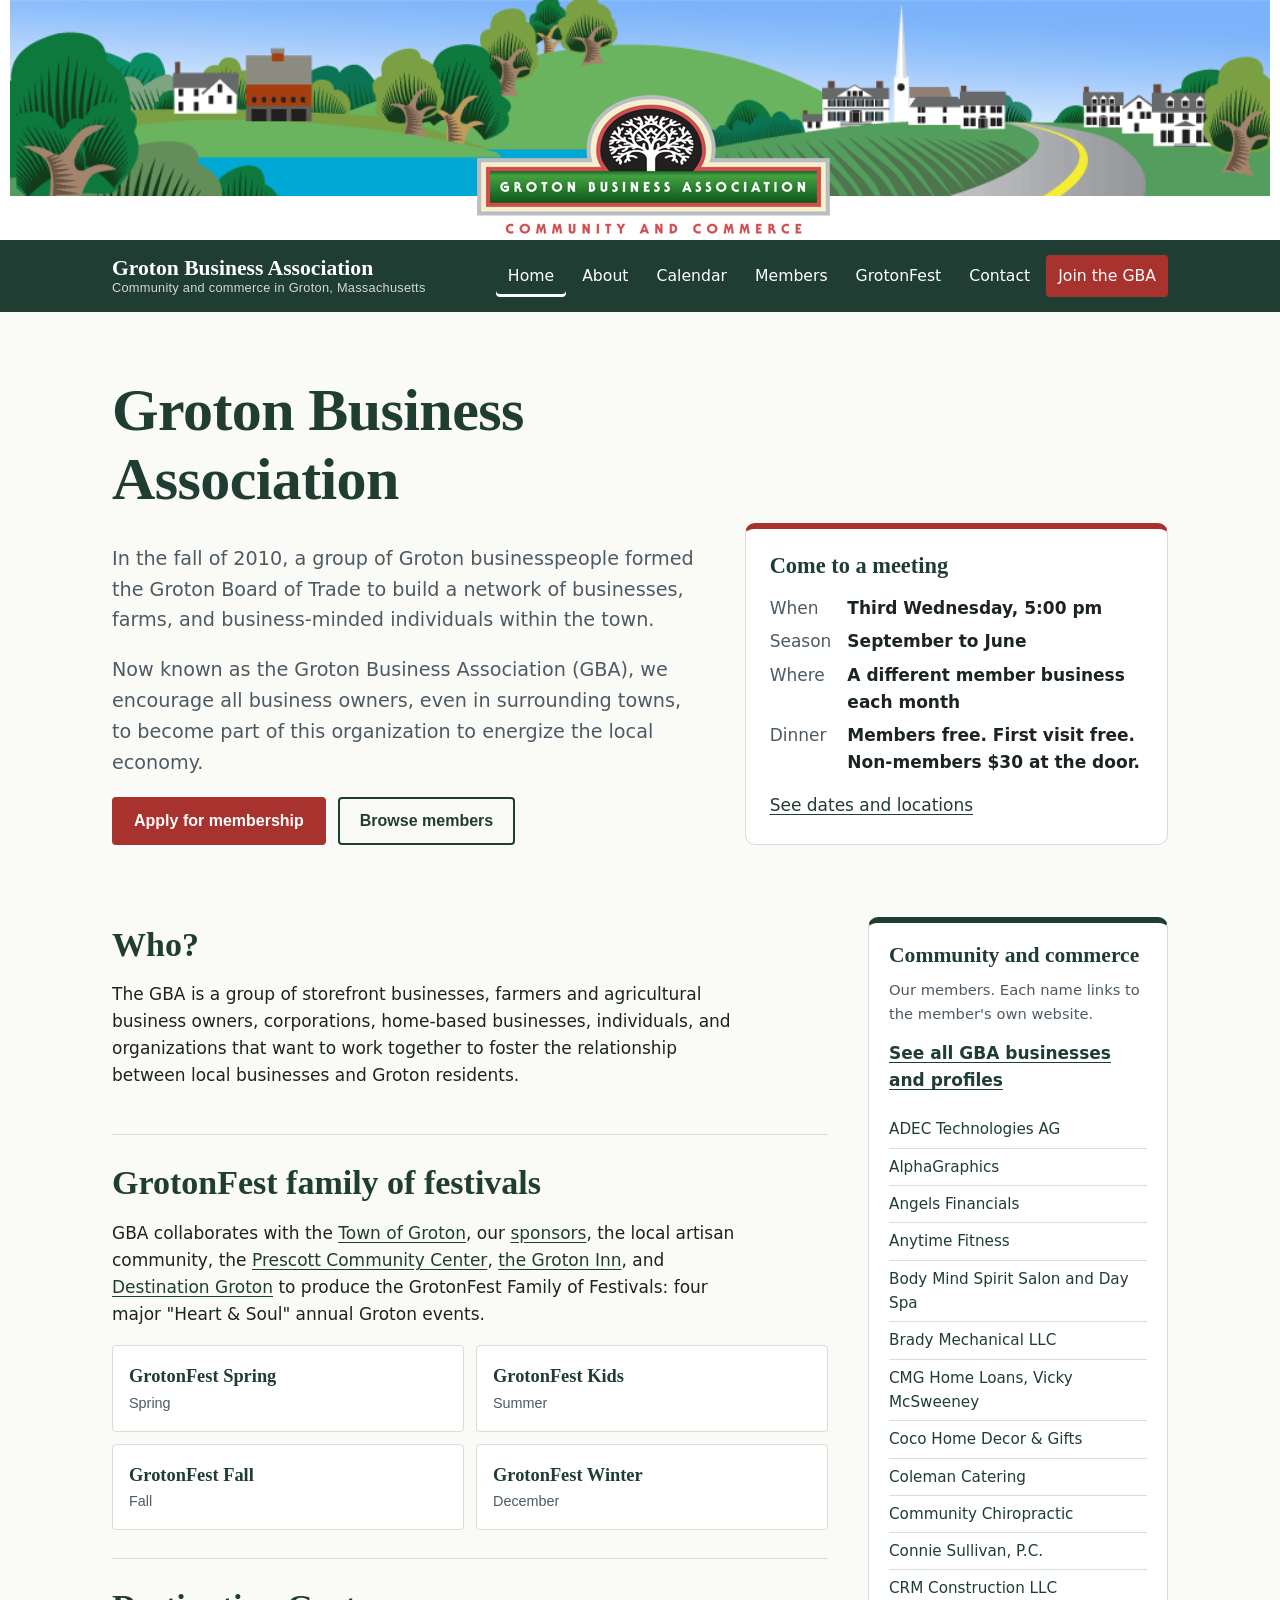
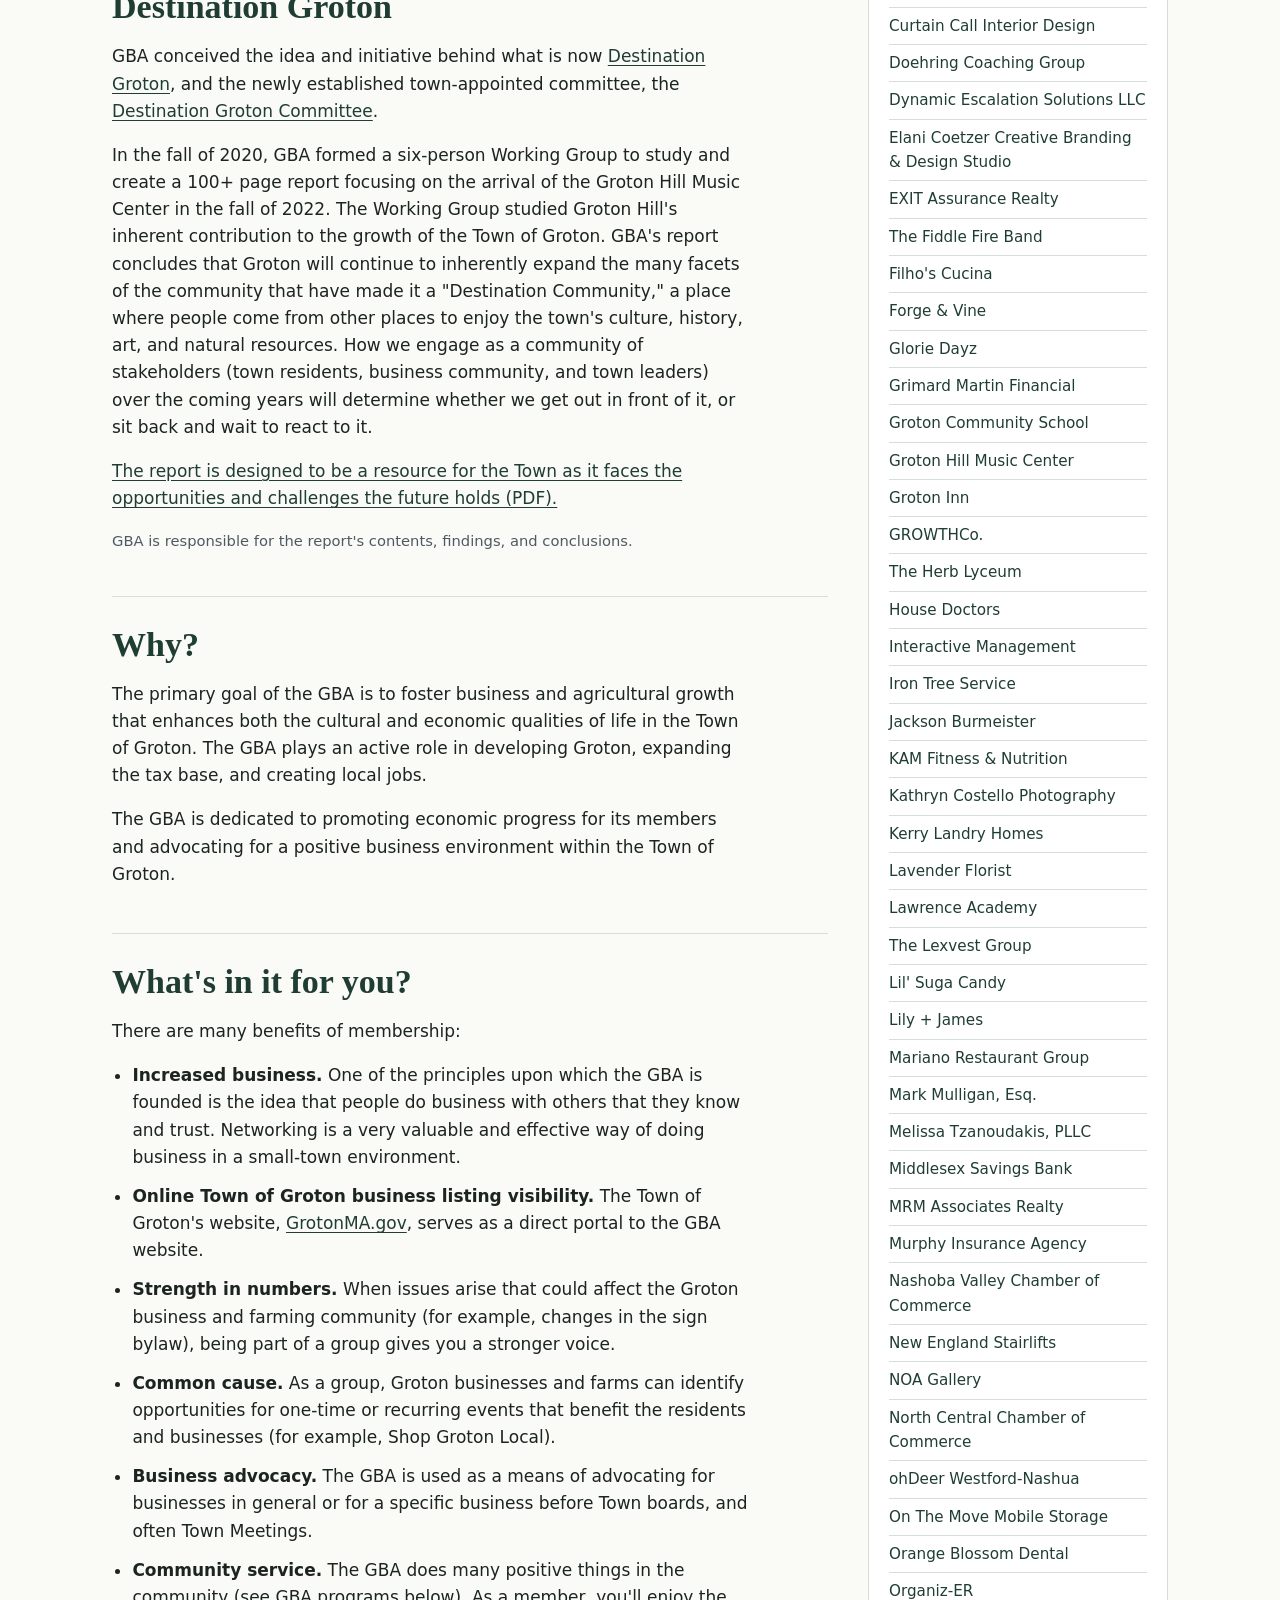
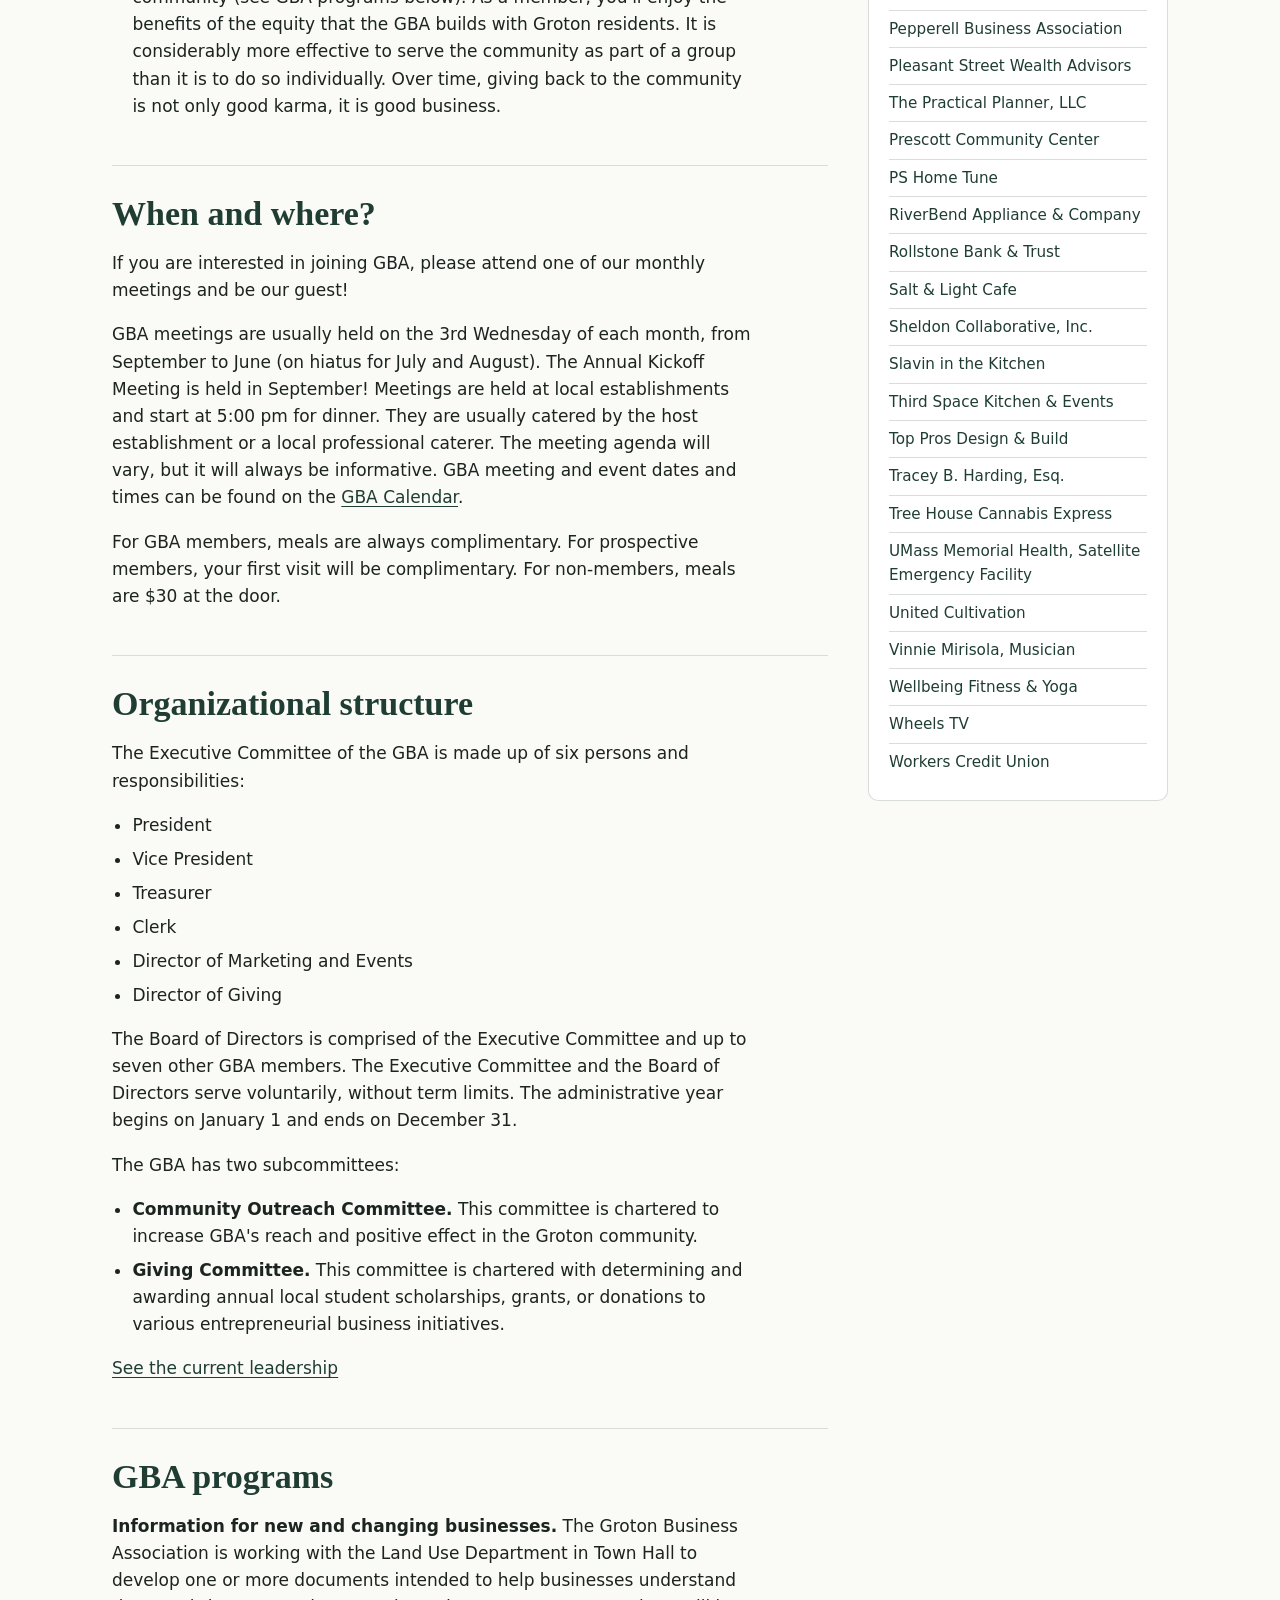
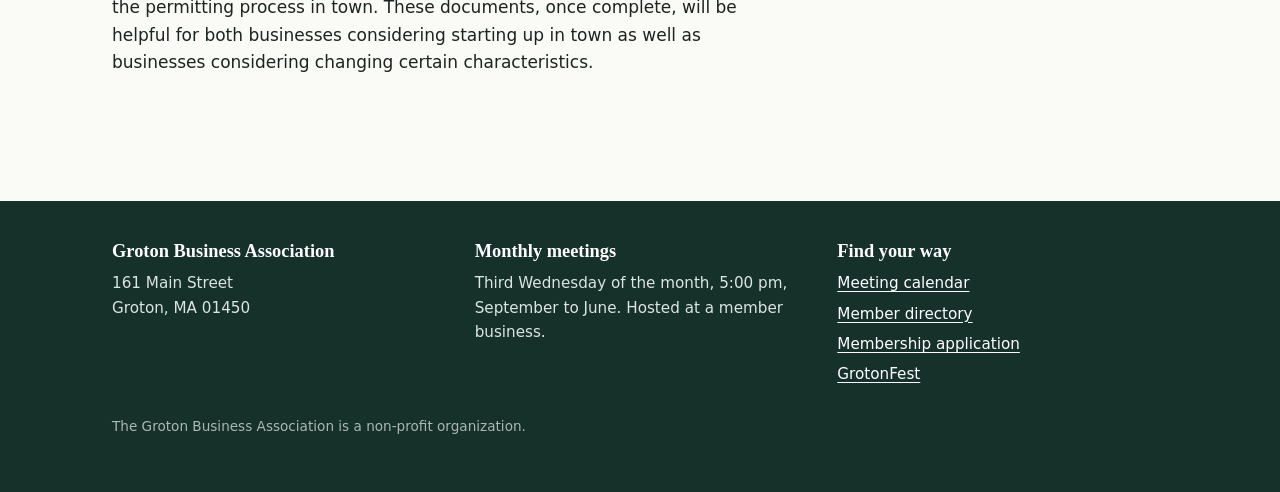
<file: site/index.html>
<!doctype html>
<html lang="en">
<head>
  <meta charset="utf-8">
  <meta http-equiv="Content-Security-Policy" content="default-src 'self'; script-src 'self'; style-src 'self' https://fonts.googleapis.com; font-src https://fonts.gstatic.com; img-src 'self' data:; frame-src https://calendar.google.com; connect-src 'self'; form-action 'self'; base-uri 'self'; object-src 'none'">
  <meta name="viewport" content="width=device-width, initial-scale=1">
  <title>Groton Business Association</title>
  <meta name="description" content="The Groton Business Association connects Groton-area businesses, farms, and organizations. Monthly meetings, the GrotonFest festivals, Destination Groton, and a member directory.">
  <meta name="robots" content="noindex, nofollow">
  <link rel="icon" href="assets/favicon.svg" type="image/svg+xml">
  <link rel="stylesheet" href="assets/style.css">
  <script src="assets/site.js" defer></script>
</head>
<body>
  <a class="skip" href="#main">Skip to content</a>
  <a class="banner" href="index.html" aria-label="Groton Business Association home">
    <img src="assets/gba-banner.png" width="1260" height="240" alt="Groton Business Association, Community and Commerce. An illustration of Groton with farms, a church steeple, and a winding road.">
  </a>
  <header class="site-header">
    <div class="wrap">
      <a class="brand" href="index.html">Groton Business Association<small>Community and commerce in Groton, Massachusetts</small></a>
      <button class="nav-toggle" aria-expanded="false" aria-controls="site-nav">Menu</button>
      <nav id="site-nav" class="site-nav" aria-label="Main">
        <ul>
        <li><a href="index.html" aria-current="page">Home</a></li>
        <li><a href="about.html">About</a></li>
        <li><a href="calendar.html">Calendar</a></li>
        <li><a href="members.html">Members</a></li>
        <li><a href="https://www.grotonfest.com" rel="noopener">GrotonFest</a></li>
        <li><a href="contact.html">Contact</a></li>
        <li><a href="join.html" class="nav-join">Join the GBA</a></li>
        </ul>
      </nav>
    </div>
  </header>
  <main id="main">
    <section class="hero">
      <div class="wrap hero-grid">
        <div>
          <h1>Groton Business Association</h1>
          <p class="lede">In the fall of 2010, a group of Groton businesspeople formed the Groton Board of Trade to build a network of businesses, farms, and business-minded individuals within the town.</p>
          <p class="lede">Now known as the Groton Business Association (GBA), we encourage all business owners, even in surrounding towns, to become part of this organization to energize the local economy.</p>
          <div class="actions">
            <a class="btn" href="join.html">Apply for membership</a>
            <a class="btn btn-quiet" href="members.html">Browse members</a>
          </div>
        </div>
        <aside class="table-card" aria-labelledby="meet-h">
          <h2 id="meet-h">Come to a meeting</h2>
          <dl>
            <dt>When</dt><dd>Third Wednesday, 5:00 pm</dd>
            <dt>Season</dt><dd>September to June</dd>
            <dt>Where</dt><dd>A different member business each month</dd>
            <dt>Dinner</dt><dd>Members free. First visit free. Non-members $30 at the door.</dd>
          </dl>
          <a href="calendar.html">See dates and locations</a>
        </aside>
      </div>
    </section>

    <div class="wrap home-grid">
      <div class="home-main">
        <section class="home-block">
          <h2>Who?</h2>
          <p>The GBA is a group of storefront businesses, farmers and agricultural business owners, corporations, home-based businesses, individuals, and organizations that want to work together to foster the relationship between local businesses and Groton residents.</p>
        </section>

        <section class="home-block" id="grotonfest">
          <h2>GrotonFest family of festivals</h2>
          <p>GBA collaborates with the <a href="https://www.grotonma.gov" rel="noopener">Town of Groton</a>, our <a href="https://www.grotonfest.com/oursponsors" rel="noopener">sponsors</a>, the local artisan community, the <a href="https://prescottscc.org/" rel="noopener">Prescott Community Center</a>, <a href="https://www.thegrotoninn.com/" rel="noopener">the Groton Inn</a>, and <a href="https://www.grotonma.gov/government/boards-and-committees/destination-groton-committee/" rel="noopener">Destination Groton</a> to produce the GrotonFest Family of Festivals: four major "Heart &amp; Soul" annual Groton events.</p>
          <ul class="festivals">
            <li><a href="https://www.grotonfest.com/grotonfestspring" rel="noopener">GrotonFest Spring<span>Spring</span></a></li>
            <li><a href="https://www.grotonfest.com/grotonfestskids" rel="noopener">GrotonFest Kids<span>Summer</span></a></li>
            <li><a href="https://www.grotonfest.com/grotonfestfall" rel="noopener">GrotonFest Fall<span>Fall</span></a></li>
            <li><a href="https://www.grotonfest.com/grotonfestwinter" rel="noopener">GrotonFest Winter<span>December</span></a></li>
          </ul>
        </section>

        <section class="home-block">
          <h2>Destination Groton</h2>
          <p>GBA conceived the idea and initiative behind what is now <a href="https://www.grotonma.gov/government/boards-and-committees/destination-groton-committee/" rel="noopener">Destination Groton</a>, and the newly established town-appointed committee, the <a href="https://www.grotonma.gov/government/boards-and-committees/destination-groton-committee/" rel="noopener">Destination Groton Committee</a>.</p>
          <p>In the fall of 2020, GBA formed a six-person Working Group to study and create a 100+ page report focusing on the arrival of the Groton Hill Music Center in the fall of 2022. The Working Group studied Groton Hill's inherent contribution to the growth of the Town of Groton. GBA's report concludes that Groton will continue to inherently expand the many facets of the community that have made it a "Destination Community," a place where people come from other places to enjoy the town's culture, history, art, and natural resources. How we engage as a community of stakeholders (town residents, business community, and town leaders) over the coming years will determine whether we get out in front of it, or sit back and wait to react to it.</p>
          <p><a href="https://portal.grotonma.gov/storage/Destination_Groton_Committee/Destination-Groton-Report.pdf" rel="noopener">The report is designed to be a resource for the Town as it faces the opportunities and challenges the future holds (PDF).</a></p>
          <p class="hint">GBA is responsible for the report's contents, findings, and conclusions.</p>
        </section>

        <section class="home-block">
          <h2>Why?</h2>
          <p>The primary goal of the GBA is to foster business and agricultural growth that enhances both the cultural and economic qualities of life in the Town of Groton. The GBA plays an active role in developing Groton, expanding the tax base, and creating local jobs.</p>
          <p>The GBA is dedicated to promoting economic progress for its members and advocating for a positive business environment within the Town of Groton.</p>
        </section>

        <section class="home-block">
          <h2>What's in it for you?</h2>
          <p>There are many benefits of membership:</p>
          <ul class="benefits">
            <li><strong>Increased business.</strong> One of the principles upon which the GBA is founded is the idea that people do business with others that they know and trust. Networking is a very valuable and effective way of doing business in a small-town environment.</li>
            <li><strong>Online Town of Groton business listing visibility.</strong> The Town of Groton's website, <a href="https://www.grotonma.gov" rel="noopener">GrotonMA.gov</a>, serves as a direct portal to the GBA website.</li>
            <li><strong>Strength in numbers.</strong> When issues arise that could affect the Groton business and farming community (for example, changes in the sign bylaw), being part of a group gives you a stronger voice.</li>
            <li><strong>Common cause.</strong> As a group, Groton businesses and farms can identify opportunities for one-time or recurring events that benefit the residents and businesses (for example, Shop Groton Local).</li>
            <li><strong>Business advocacy.</strong> The GBA is used as a means of advocating for businesses in general or for a specific business before Town boards, and often Town Meetings.</li>
            <li><strong>Community service.</strong> The GBA does many positive things in the community (see GBA programs below). As a member, you'll enjoy the benefits of the equity that the GBA builds with Groton residents. It is considerably more effective to serve the community as part of a group than it is to do so individually. Over time, giving back to the community is not only good karma, it is good business.</li>
          </ul>
        </section>

        <section class="home-block">
          <h2>When and where?</h2>
          <p>If you are interested in joining GBA, please attend one of our monthly meetings and be our guest!</p>
          <p>GBA meetings are usually held on the 3rd Wednesday of each month, from September to June (on hiatus for July and August). The Annual Kickoff Meeting is held in September! Meetings are held at local establishments and start at 5:00 pm for dinner. They are usually catered by the host establishment or a local professional caterer. The meeting agenda will vary, but it will always be informative. GBA meeting and event dates and times can be found on the <a href="calendar.html">GBA Calendar</a>.</p>
          <p>For GBA members, meals are always complimentary. For prospective members, your first visit will be complimentary. For non-members, meals are $30 at the door.</p>
        </section>

        <section class="home-block">
          <h2>Organizational structure</h2>
          <p>The Executive Committee of the GBA is made up of six persons and responsibilities:</p>
          <ul class="plain-list">
            <li>President</li>
            <li>Vice President</li>
            <li>Treasurer</li>
            <li>Clerk</li>
            <li>Director of Marketing and Events</li>
            <li>Director of Giving</li>
          </ul>
          <p>The Board of Directors is comprised of the Executive Committee and up to seven other GBA members. The Executive Committee and the Board of Directors serve voluntarily, without term limits. The administrative year begins on January 1 and ends on December 31.</p>
          <p>The GBA has two subcommittees:</p>
          <ul class="plain-list">
            <li><strong>Community Outreach Committee.</strong> This committee is chartered to increase GBA's reach and positive effect in the Groton community.</li>
            <li><strong>Giving Committee.</strong> This committee is chartered with determining and awarding annual local student scholarships, grants, or donations to various entrepreneurial business initiatives.</li>
          </ul>
          <p><a href="about.html#leadership">See the current leadership</a></p>
        </section>

        <section class="home-block">
          <h2>GBA programs</h2>
          <p><strong>Information for new and changing businesses.</strong> The Groton Business Association is working with the Land Use Department in Town Hall to develop one or more documents intended to help businesses understand the permitting process in town. These documents, once complete, will be helpful for both businesses considering starting up in town as well as businesses considering changing certain characteristics.</p>
        </section>
      </div>

      <aside class="home-side" aria-labelledby="cc-h">
        <h2 id="cc-h">Community and commerce</h2>
        <p class="hint">Our members. Each name links to the member's own website.</p>
        <p><a href="members.html"><strong>See all GBA businesses and profiles</strong></a></p>
        <ul class="member-links">
          <li><a href="http://adec-technologies.com/en/" rel="noopener">ADEC Technologies AG</a></li>
          <li><a href="https://www.alphagraphics.com/us-massachusetts-shirley-us799" rel="noopener">AlphaGraphics</a></li>
          <li><a href="http://AngelsFinancials.com" rel="noopener">Angels Financials</a></li>
          <li><a href="members.html">Anytime Fitness</a></li>
          <li><a href="https://www.bodymindspiritsalonanddayspa.com/" rel="noopener">Body Mind Spirit Salon and Day Spa</a></li>
          <li><a href="https://www.bradyphc.com/" rel="noopener">Brady Mechanical LLC</a></li>
          <li><a href="https://www.cmghomeloans.com/mysite/Vicky-McSweeney" rel="noopener">CMG Home Loans, Vicky McSweeney</a></li>
          <li><a href="https://www.coco-decor.com" rel="noopener">Coco Home Decor &amp; Gifts</a></li>
          <li><a href="https://www.coleman-catering.com" rel="noopener">Coleman Catering</a></li>
          <li><a href="https://itsforyourlife.com/" rel="noopener">Community Chiropractic</a></li>
          <li><a href="http://www.sullivanlawgroton.com/" rel="noopener">Connie Sullivan, P.C.</a></li>
          <li><a href="https://crmconstructionllc.com" rel="noopener">CRM Construction LLC</a></li>
          <li><a href="http://www.CurtainCallInteriorDesign.com" rel="noopener">Curtain Call Interior Design</a></li>
          <li><a href="https://www.trilivyhealth.com/us/en/coach/megancdoehring/" rel="noopener">Doehring Coaching Group</a></li>
          <li><a href="https://dynamicescalation.com" rel="noopener">Dynamic Escalation Solutions LLC</a></li>
          <li><a href="https://www.elanicoetzerstudio.com/" rel="noopener">Elani Coetzer Creative Branding &amp; Design Studio</a></li>
          <li><a href="https://www.EXITassurance.com" rel="noopener">EXIT Assurance Realty</a></li>
          <li><a href="https://www.facebook.com/TheFiddleFireBand" rel="noopener">The Fiddle Fire Band</a></li>
          <li><a href="http://www.FilhosCucina.com" rel="noopener">Filho&#x27;s Cucina</a></li>
          <li><a href="http://www.forgeandvine.com" rel="noopener">Forge &amp; Vine</a></li>
          <li><a href="https://www.gloriedayz.com/" rel="noopener">Glorie Dayz</a></li>
          <li><a href="https://www.planwithgm.com/" rel="noopener">Grimard Martin Financial</a></li>
          <li><a href="members.html">Groton Community School</a></li>
          <li><a href="http://www.GrotonHill.org" rel="noopener">Groton Hill Music Center</a></li>
          <li><a href="http://TheGrotonInn.com" rel="noopener">Groton Inn</a></li>
          <li><a href="http://Growthco.com" rel="noopener">GROWTHCo.</a></li>
          <li><a href="https://www.herblyceum.com" rel="noopener">The Herb Lyceum</a></li>
          <li><a href="http://HouseDoctors.com" rel="noopener">House Doctors</a></li>
          <li><a href="https://www.linkedin.com/in/stephenlane/" rel="noopener">Interactive Management</a></li>
          <li><a href="https://www.IronTreeService.com" rel="noopener">Iron Tree Service</a></li>
          <li><a href="members.html">Jackson Burmeister</a></li>
          <li><a href="https://www.kamfitnessandnutrition.com/" rel="noopener">KAM Fitness &amp; Nutrition</a></li>
          <li><a href="https://kathryncostello.com/" rel="noopener">Kathryn Costello Photography</a></li>
          <li><a href="https://www.kerrylandryhomes.com/" rel="noopener">Kerry Landry Homes</a></li>
          <li><a href="http://lavenderflorist.com" rel="noopener">Lavender Florist</a></li>
          <li><a href="http://www.LAcademy.edu" rel="noopener">Lawrence Academy</a></li>
          <li><a href="http://www.lexvest.com" rel="noopener">The Lexvest Group</a></li>
          <li><a href="https://www.instagram.com/lilsugacandy/" rel="noopener">Lil&#x27; Suga Candy</a></li>
          <li><a href="http://www.lilyandjames.com" rel="noopener">Lily + James</a></li>
          <li><a href="https://www.baileysbarandgrille.com/" rel="noopener">Mariano Restaurant Group</a></li>
          <li><a href="https://www.cfhlawoffice.com/index.php" rel="noopener">Mark Mulligan, Esq.</a></li>
          <li><a href="https://ltlaw.net/" rel="noopener">Melissa Tzanoudakis, PLLC</a></li>
          <li><a href="https://www.middlesexbank.com/Personal/Access/Branches-ATMs/Groton-MA" rel="noopener">Middlesex Savings Bank</a></li>
          <li><a href="http://www.MRMrealty.com" rel="noopener">MRM Associates Realty</a></li>
          <li><a href="https://www.dfmurphy.com/about-us/Locations-Hours/Groton-MA-Insurance-Murphy-Insurance.aspx" rel="noopener">Murphy Insurance Agency</a></li>
          <li><a href="https://www.nvcoc.com/" rel="noopener">Nashoba Valley Chamber of Commerce</a></li>
          <li><a href="https://www.nestairlifts.com/" rel="noopener">New England Stairlifts</a></li>
          <li><a href="http://www.NOAGallery.com" rel="noopener">NOA Gallery</a></li>
          <li><a href="https://www.northcentralmass.com/" rel="noopener">North Central Chamber of Commerce</a></li>
          <li><a href="https://oh-deer.com/westford-nashua/" rel="noopener">ohDeer Westford-Nashua</a></li>
          <li><a href="https://onthemovemobilestorage.com/" rel="noopener">On The Move Mobile Storage</a></li>
          <li><a href="http://orangeblossomdental.com" rel="noopener">Orange Blossom Dental</a></li>
          <li><a href="members.html">Organiz-ER</a></li>
          <li><a href="https://www.pepperellbusinessassoc.com/" rel="noopener">Pepperell Business Association</a></li>
          <li><a href="https://www.pleasantstreetwealth.com/our-team" rel="noopener">Pleasant Street Wealth Advisors</a></li>
          <li><a href="https://practicalplanner.com/" rel="noopener">The Practical Planner, LLC</a></li>
          <li><a href="http://www.PrescottSCC.org" rel="noopener">Prescott Community Center</a></li>
          <li><a href="https://www.pshometune.com/" rel="noopener">PS Home Tune</a></li>
          <li><a href="http://www.riverbendandcompany.com" rel="noopener">RiverBend Appliance &amp; Company</a></li>
          <li><a href="http://www.RollstoneBank.com" rel="noopener">Rollstone Bank &amp; Trust</a></li>
          <li><a href="https://www.saltandlight.cafe" rel="noopener">Salt &amp; Light Cafe</a></li>
          <li><a href="members.html">Sheldon Collaborative, Inc.</a></li>
          <li><a href="https://www.slavininthekitchen.com/" rel="noopener">Slavin in the Kitchen</a></li>
          <li><a href="https://thirdspacekitchen.com/" rel="noopener">Third Space Kitchen &amp; Events</a></li>
          <li><a href="https://www.TopProsConstruction.com" rel="noopener">Top Pros Design &amp; Build</a></li>
          <li><a href="https://touchstoneclosing.com/team/tracey-b-harding/" rel="noopener">Tracey B. Harding, Esq.</a></li>
          <li><a href="http://www.visittreehousema.com" rel="noopener">Tree House Cannabis Express</a></li>
          <li><a href="https://www.ummhealth.org/about-us" rel="noopener">UMass Memorial Health, Satellite Emergency Facility</a></li>
          <li><a href="https://unitedcult.com/groton/" rel="noopener">United Cultivation</a></li>
          <li><a href="https://www.facebook.com/vinnie.mirisola/videos" rel="noopener">Vinnie Mirisola, Musician</a></li>
          <li><a href="https://www.wellbeing-fitness.com/" rel="noopener">Wellbeing Fitness &amp; Yoga</a></li>
          <li><a href="https://www.wheelstv.net/" rel="noopener">Wheels TV</a></li>
          <li><a href="https://www.wcu.com" rel="noopener">Workers Credit Union</a></li>
        </ul>
      </aside>
    </div>

  </main>
  <footer class="site-footer">
    <div class="wrap cols cols-3">
      <div>
        <h2>Groton Business Association</h2>
        <address>161 Main Street<br>Groton, MA 01450</address>
      </div>
      <div>
        <h2>Monthly meetings</h2>
        <p>Third Wednesday of the month, 5:00 pm, September to June. Hosted at a member business.</p>
      </div>
      <div>
        <h2>Find your way</h2>
        <ul>
          <li><a href="calendar.html">Meeting calendar</a></li>
          <li><a href="members.html">Member directory</a></li>
          <li><a href="join.html">Membership application</a></li>
          <li><a href="https://www.grotonfest.com" rel="noopener">GrotonFest</a></li>
        </ul>
      </div>
    </div>
    <div class="wrap"><p class="fine">The Groton Business Association is a non-profit organization.</p></div>
  </footer>

</body>
</html>
</file>
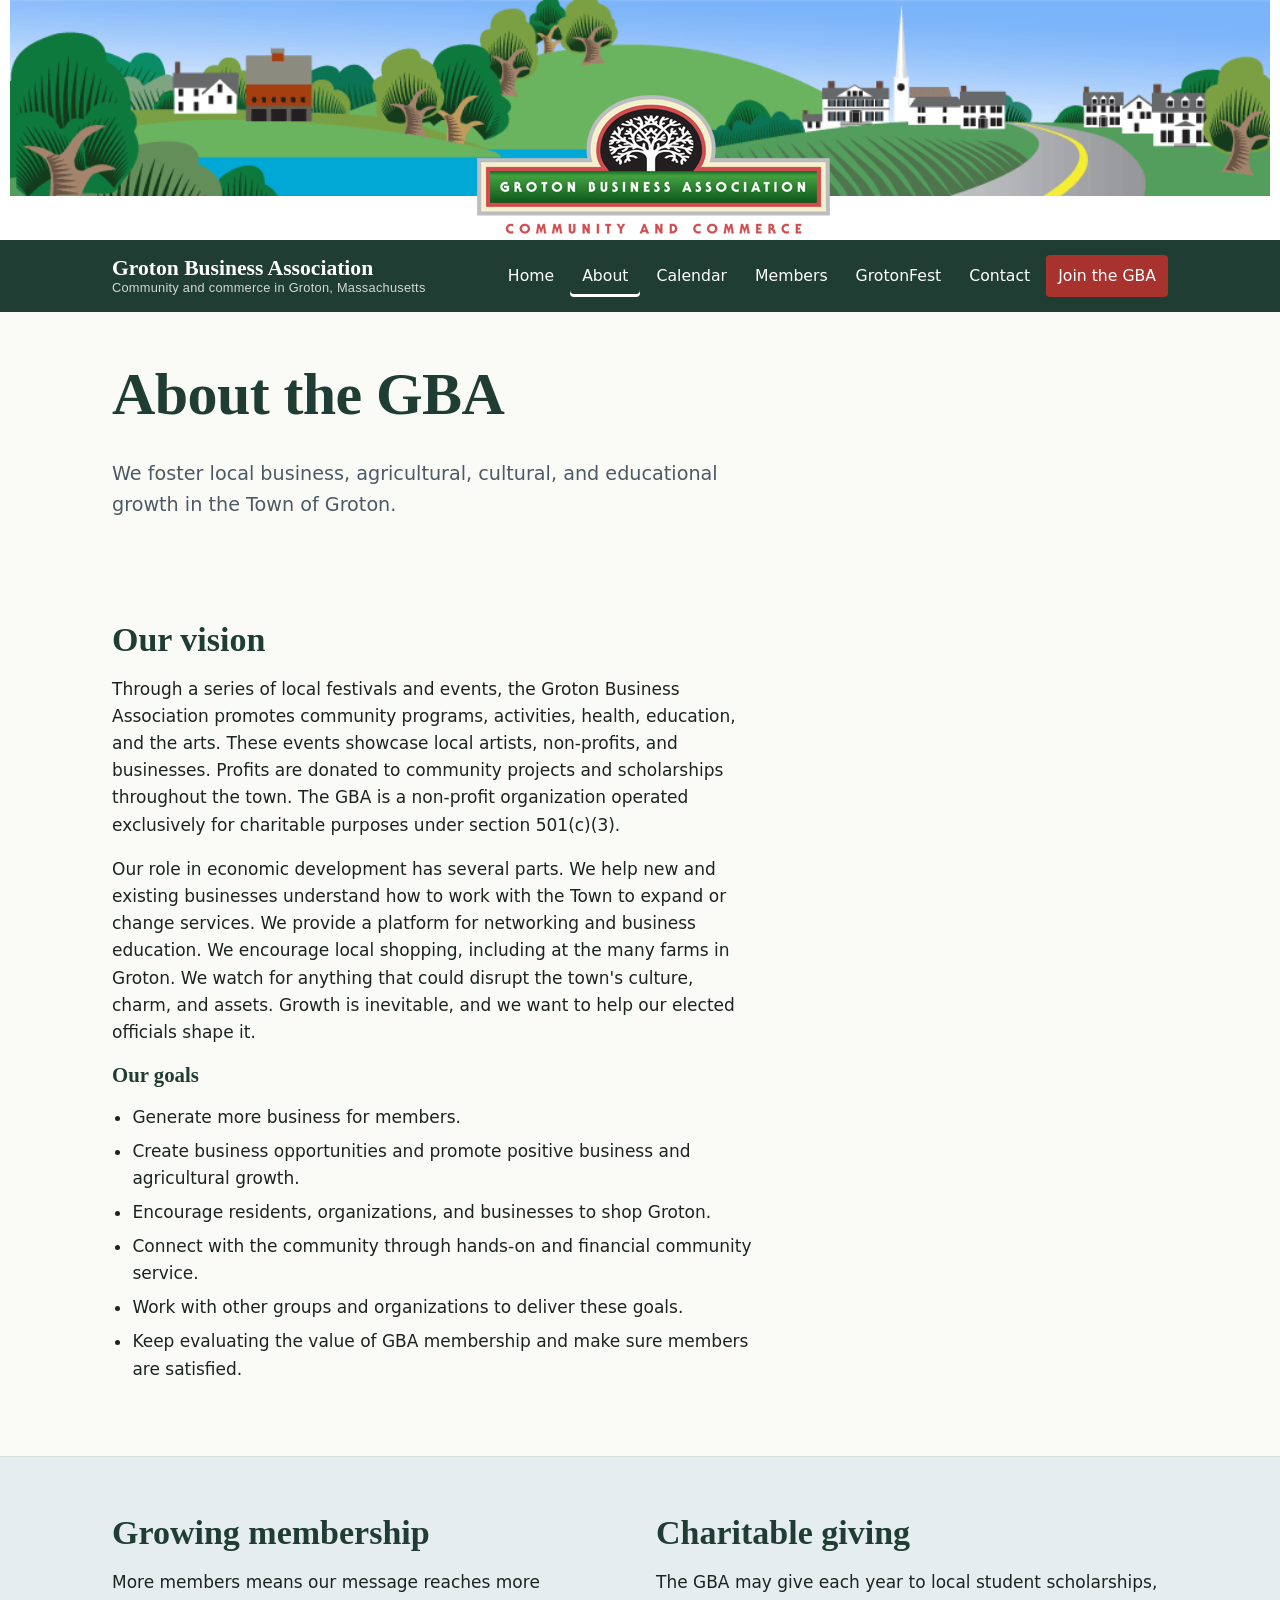
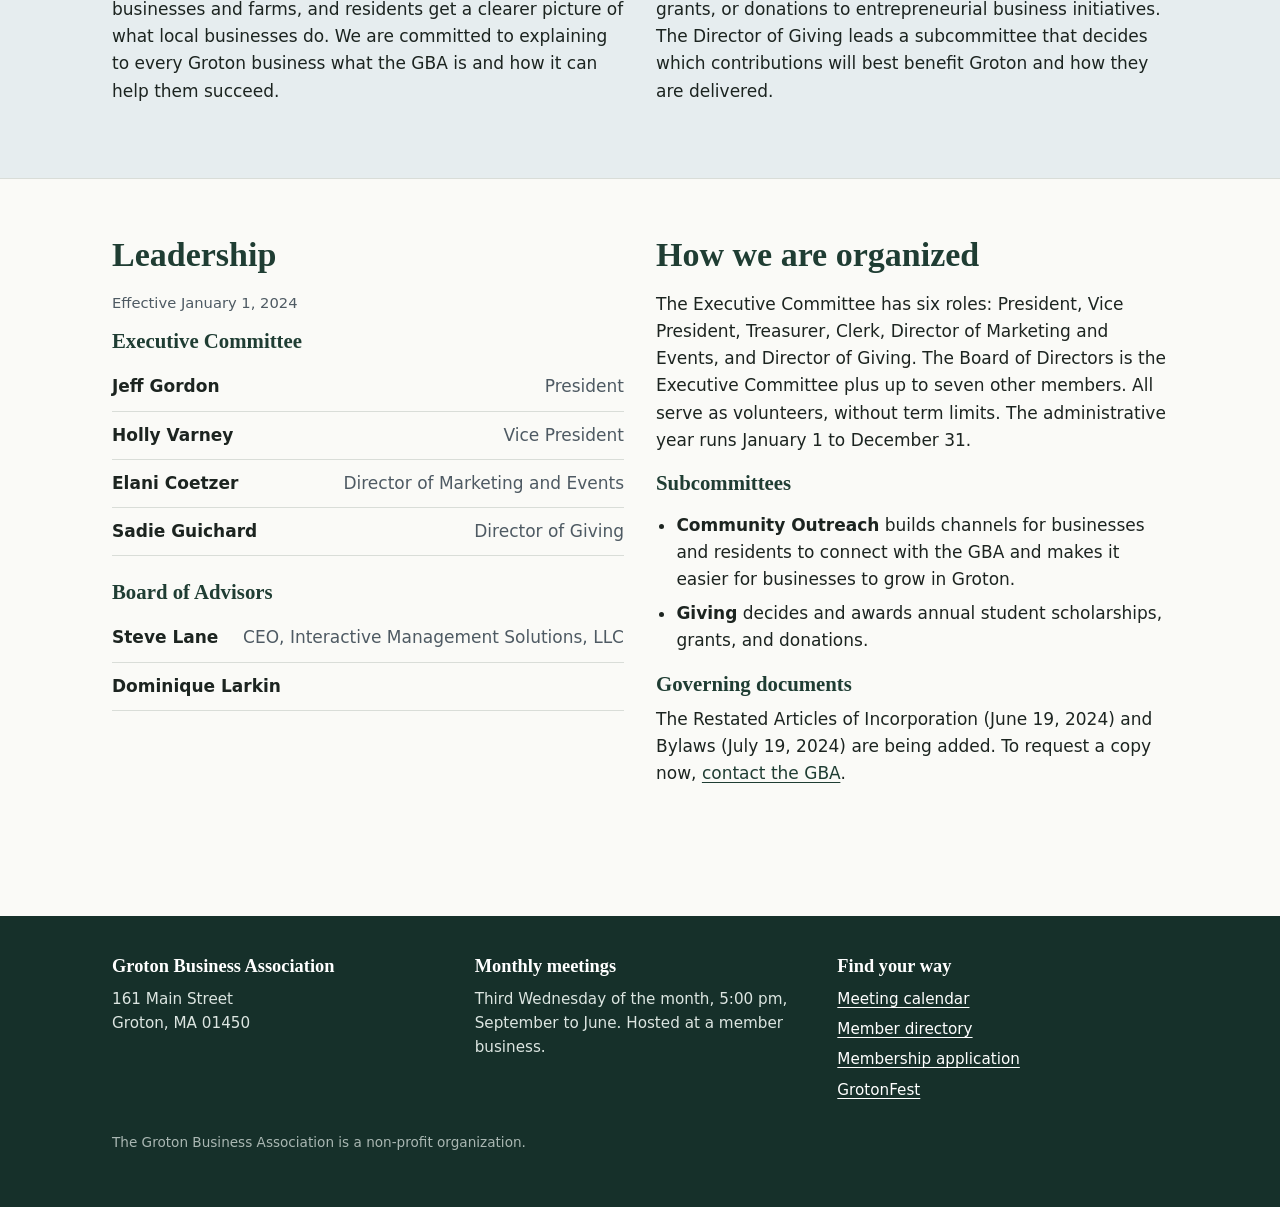
<file: site/about.html>
<!doctype html>
<html lang="en">
<head>
  <meta charset="utf-8">
  <meta http-equiv="Content-Security-Policy" content="default-src 'self'; script-src 'self'; style-src 'self' https://fonts.googleapis.com; font-src https://fonts.gstatic.com; img-src 'self' data:; frame-src https://calendar.google.com; connect-src 'self'; form-action 'self'; base-uri 'self'; object-src 'none'">
  <meta name="viewport" content="width=device-width, initial-scale=1">
  <title>About | Groton Business Association</title>
  <meta name="description" content="The Groton Business Association's vision, goals, leadership, and governing documents.">
  <meta name="robots" content="noindex, nofollow">
  <link rel="icon" href="assets/favicon.svg" type="image/svg+xml">
  <link rel="stylesheet" href="assets/style.css">
  <script src="assets/site.js" defer></script>
</head>
<body>
  <a class="skip" href="#main">Skip to content</a>
  <a class="banner" href="index.html" aria-label="Groton Business Association home">
    <img src="assets/gba-banner.png" width="1260" height="240" alt="Groton Business Association, Community and Commerce. An illustration of Groton with farms, a church steeple, and a winding road.">
  </a>
  <header class="site-header">
    <div class="wrap">
      <a class="brand" href="index.html">Groton Business Association<small>Community and commerce in Groton, Massachusetts</small></a>
      <button class="nav-toggle" aria-expanded="false" aria-controls="site-nav">Menu</button>
      <nav id="site-nav" class="site-nav" aria-label="Main">
        <ul>
        <li><a href="index.html">Home</a></li>
        <li><a href="about.html" aria-current="page">About</a></li>
        <li><a href="calendar.html">Calendar</a></li>
        <li><a href="members.html">Members</a></li>
        <li><a href="https://www.grotonfest.com" rel="noopener">GrotonFest</a></li>
        <li><a href="contact.html">Contact</a></li>
        <li><a href="join.html" class="nav-join">Join the GBA</a></li>
        </ul>
      </nav>
    </div>
  </header>
  <main id="main">
    <section class="page-head">
      <div class="wrap">
        <h1>About the GBA</h1>
        <p class="lede">We foster local business, agricultural, cultural, and educational growth in the Town of Groton.</p>
      </div>
    </section>

    <section class="section">
      <div class="wrap">
        <h2>Our vision</h2>
        <p>Through a series of local festivals and events, the Groton Business Association promotes community programs, activities, health, education, and the arts. These events showcase local artists, non-profits, and businesses. Profits are donated to community projects and scholarships throughout the town. The GBA is a non-profit organization operated exclusively for charitable purposes under section 501(c)(3).</p>
        <p>Our role in economic development has several parts. We help new and existing businesses understand how to work with the Town to expand or change services. We provide a platform for networking and business education. We encourage local shopping, including at the many farms in Groton. We watch for anything that could disrupt the town's culture, charm, and assets. Growth is inevitable, and we want to help our elected officials shape it.</p>
        <h3>Our goals</h3>
        <ul class="plain-list">
          <li>Generate more business for members.</li>
          <li>Create business opportunities and promote positive business and agricultural growth.</li>
          <li>Encourage residents, organizations, and businesses to shop Groton.</li>
          <li>Connect with the community through hands-on and financial community service.</li>
          <li>Work with other groups and organizations to deliver these goals.</li>
          <li>Keep evaluating the value of GBA membership and make sure members are satisfied.</li>
        </ul>
      </div>
    </section>

    <section class="section section-tint">
      <div class="wrap cols cols-2">
        <div>
          <h2>Growing membership</h2>
          <p>More members means our message reaches more businesses and farms, and residents get a clearer picture of what local businesses do. We are committed to explaining to every Groton business what the GBA is and how it can help them succeed.</p>
        </div>
        <div>
          <h2>Charitable giving</h2>
          <p>The GBA may give each year to local student scholarships, grants, or donations to entrepreneurial business initiatives. The Director of Giving leads a subcommittee that decides which contributions will best benefit Groton and how they are delivered.</p>
        </div>
      </div>
    </section>

    <section class="section" id="leadership">
      <div class="wrap cols cols-2">
        <div>
          <h2>Leadership</h2>
          <p class="hint">Effective January 1, 2024</p>
          <h3>Executive Committee</h3>
          <ul class="people">
            <li><strong>Jeff Gordon</strong><span>President</span></li>
            <li><strong>Holly Varney</strong><span>Vice President</span></li>
            <li><strong>Elani Coetzer</strong><span>Director of Marketing and Events</span></li>
            <li><strong>Sadie Guichard</strong><span>Director of Giving</span></li>
          </ul>
          <h3>Board of Advisors</h3>
          <ul class="people">
            <li><strong>Steve Lane</strong><span>CEO, Interactive Management Solutions, LLC</span></li>
            <li><strong>Dominique Larkin</strong><span></span></li>
          </ul>
        </div>
        <div>
          <h2>How we are organized</h2>
          <p>The Executive Committee has six roles: President, Vice President, Treasurer, Clerk, Director of Marketing and Events, and Director of Giving. The Board of Directors is the Executive Committee plus up to seven other members. All serve as volunteers, without term limits. The administrative year runs January 1 to December 31.</p>
          <h3>Subcommittees</h3>
          <ul class="plain-list">
            <li><strong>Community Outreach</strong> builds channels for businesses and residents to connect with the GBA and makes it easier for businesses to grow in Groton.</li>
            <li><strong>Giving</strong> decides and awards annual student scholarships, grants, and donations.</li>
          </ul>
          <h3>Governing documents</h3>
          <p>The Restated Articles of Incorporation (June 19, 2024) and Bylaws (July 19, 2024) are being added. To request a copy now, <a href="contact.html">contact the GBA</a>.</p>
        </div>
      </div>
    </section>

  </main>
  <footer class="site-footer">
    <div class="wrap cols cols-3">
      <div>
        <h2>Groton Business Association</h2>
        <address>161 Main Street<br>Groton, MA 01450</address>
      </div>
      <div>
        <h2>Monthly meetings</h2>
        <p>Third Wednesday of the month, 5:00 pm, September to June. Hosted at a member business.</p>
      </div>
      <div>
        <h2>Find your way</h2>
        <ul>
          <li><a href="calendar.html">Meeting calendar</a></li>
          <li><a href="members.html">Member directory</a></li>
          <li><a href="join.html">Membership application</a></li>
          <li><a href="https://www.grotonfest.com" rel="noopener">GrotonFest</a></li>
        </ul>
      </div>
    </div>
    <div class="wrap"><p class="fine">The Groton Business Association is a non-profit organization.</p></div>
  </footer>

</body>
</html>
</file>
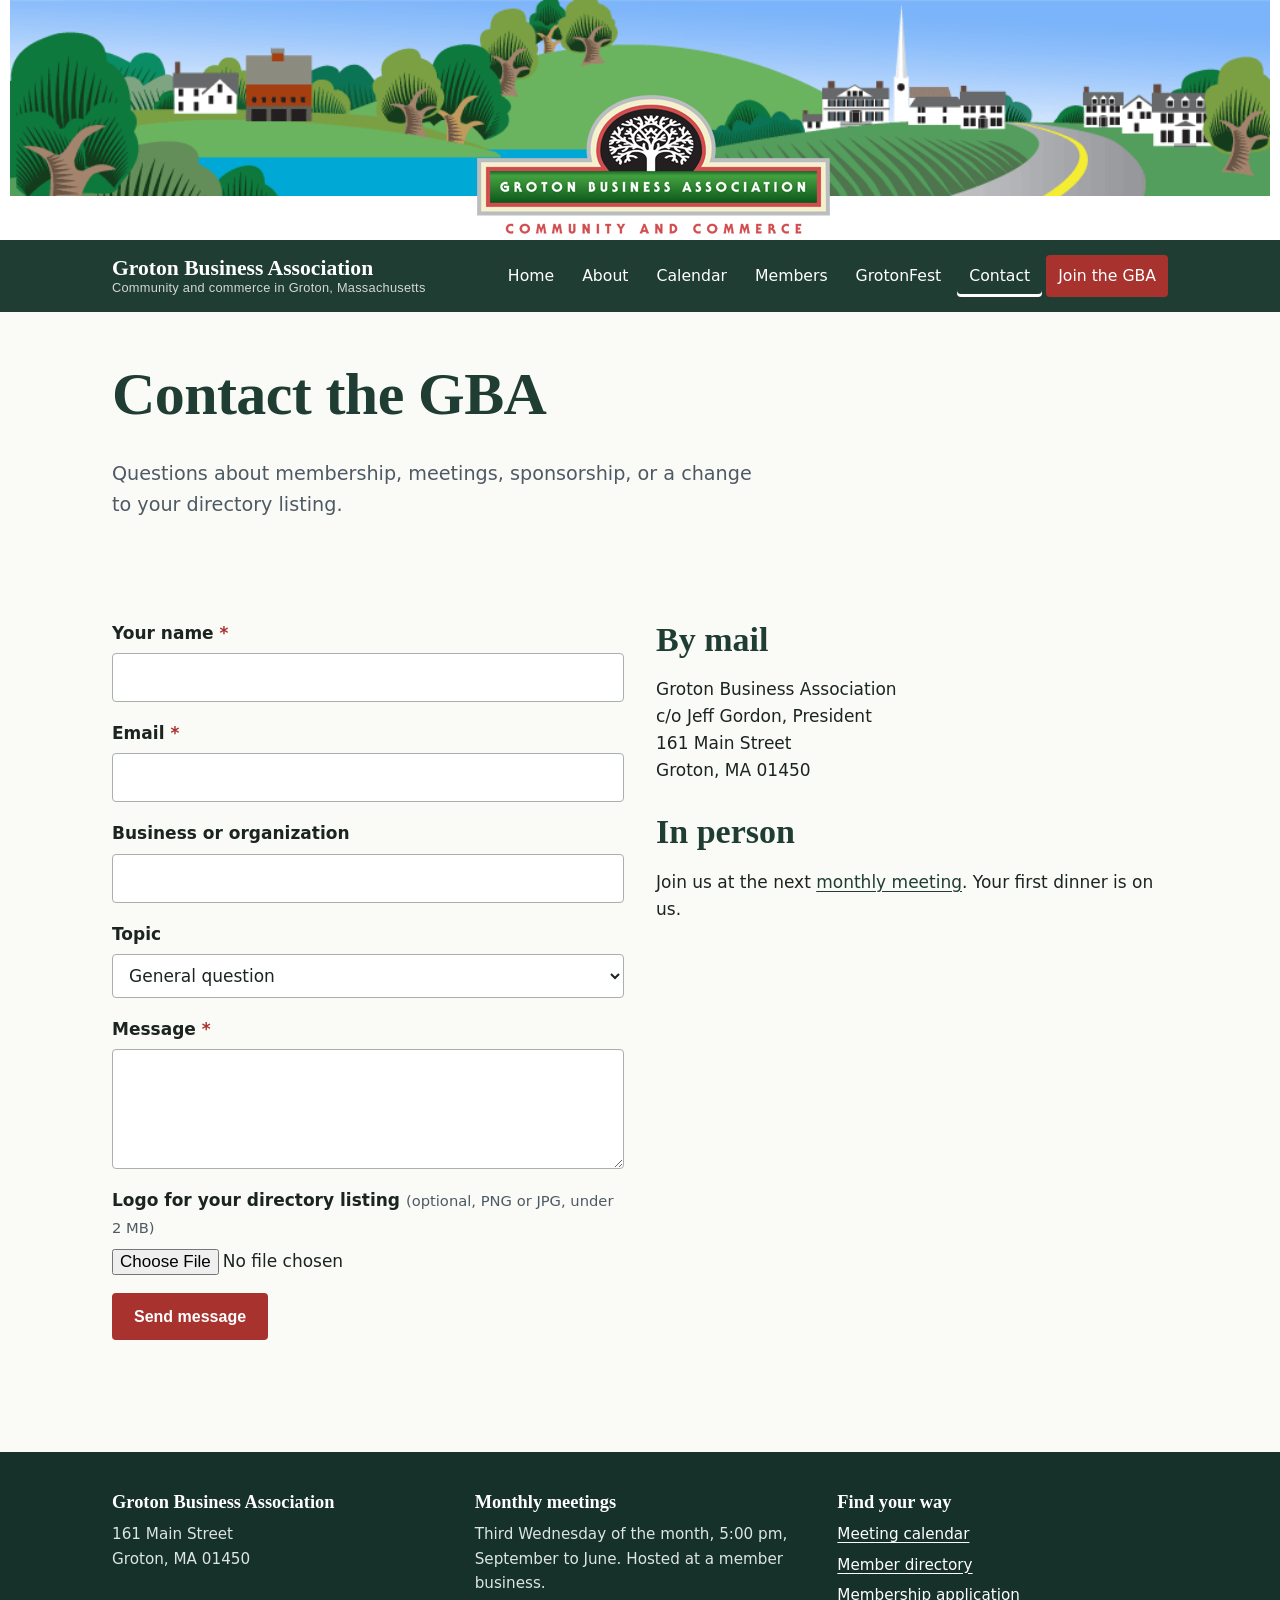
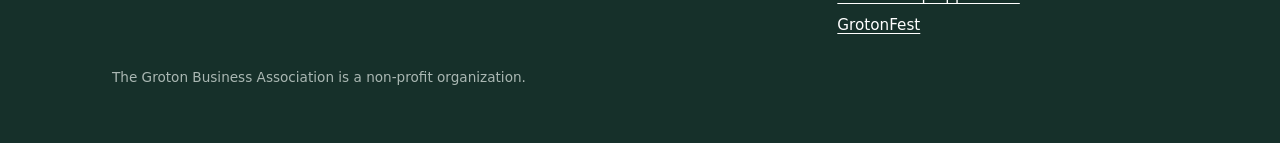
<file: site/contact.html>
<!doctype html>
<html lang="en">
<head>
  <meta charset="utf-8">
  <meta http-equiv="Content-Security-Policy" content="default-src 'self'; script-src 'self'; style-src 'self' https://fonts.googleapis.com; font-src https://fonts.gstatic.com; img-src 'self' data:; frame-src https://calendar.google.com; connect-src 'self'; form-action 'self'; base-uri 'self'; object-src 'none'">
  <meta name="viewport" content="width=device-width, initial-scale=1">
  <title>Contact | Groton Business Association</title>
  <meta name="description" content="Contact the Groton Business Association.">
  <meta name="robots" content="noindex, nofollow">
  <link rel="icon" href="assets/favicon.svg" type="image/svg+xml">
  <link rel="stylesheet" href="assets/style.css">
  <script src="assets/site.js" defer></script>
</head>
<body>
  <a class="skip" href="#main">Skip to content</a>
  <a class="banner" href="index.html" aria-label="Groton Business Association home">
    <img src="assets/gba-banner.png" width="1260" height="240" alt="Groton Business Association, Community and Commerce. An illustration of Groton with farms, a church steeple, and a winding road.">
  </a>
  <header class="site-header">
    <div class="wrap">
      <a class="brand" href="index.html">Groton Business Association<small>Community and commerce in Groton, Massachusetts</small></a>
      <button class="nav-toggle" aria-expanded="false" aria-controls="site-nav">Menu</button>
      <nav id="site-nav" class="site-nav" aria-label="Main">
        <ul>
        <li><a href="index.html">Home</a></li>
        <li><a href="about.html">About</a></li>
        <li><a href="calendar.html">Calendar</a></li>
        <li><a href="members.html">Members</a></li>
        <li><a href="https://www.grotonfest.com" rel="noopener">GrotonFest</a></li>
        <li><a href="contact.html" aria-current="page">Contact</a></li>
        <li><a href="join.html" class="nav-join">Join the GBA</a></li>
        </ul>
      </nav>
    </div>
  </header>
  <main id="main">
    <section class="page-head">
      <div class="wrap">
        <h1>Contact the GBA</h1>
        <p class="lede">Questions about membership, meetings, sponsorship, or a change to your directory listing.</p>
      </div>
    </section>
    <section class="section">
      <div class="wrap cols cols-2">
        <form class="form" name="contact" method="POST" action="thanks.html" data-netlify="true" netlify-honeypot="company_url" enctype="multipart/form-data">
          <input type="hidden" name="form-name" value="contact">
          <p class="hidden"><label>Leave this empty <input name="company_url"></label></p>
          <div class="field"><label for="c-name">Your name <span class="req">*</span></label><input id="c-name" name="name" type="text" required autocomplete="name"></div>
          <div class="field"><label for="c-email">Email <span class="req">*</span></label><input id="c-email" name="email" type="email" required autocomplete="email"></div>
          <div class="field"><label for="c-biz">Business or organization</label><input id="c-biz" name="business" type="text" autocomplete="organization"></div>
          <div class="field">
            <label for="c-topic">Topic</label>
            <select id="c-topic" name="topic">
              <option>General question</option>
              <option>Membership</option>
              <option>Update my directory listing</option>
              <option>Meetings and events</option>
              <option>Sponsorship and GrotonFest</option>
            </select>
          </div>
          <div class="field"><label for="c-msg">Message <span class="req">*</span></label><textarea id="c-msg" name="message" required></textarea></div>
          <div class="field"><label for="c-logo">Logo for your directory listing <span class="hint">(optional, PNG or JPG, under 2 MB)</span></label><input id="c-logo" name="logo" type="file" accept="image/png,image/jpeg"></div>
          <div><button class="btn" type="submit">Send message</button></div>
        </form>
        <div>
          <h2>By mail</h2>
          <address>Groton Business Association<br>c/o Jeff Gordon, President<br>161 Main Street<br>Groton, MA 01450</address>
          <h2 class="mt-m">In person</h2>
          <p>Join us at the next <a href="calendar.html">monthly meeting</a>. Your first dinner is on us.</p>
        </div>
      </div>
    </section>

  </main>
  <footer class="site-footer">
    <div class="wrap cols cols-3">
      <div>
        <h2>Groton Business Association</h2>
        <address>161 Main Street<br>Groton, MA 01450</address>
      </div>
      <div>
        <h2>Monthly meetings</h2>
        <p>Third Wednesday of the month, 5:00 pm, September to June. Hosted at a member business.</p>
      </div>
      <div>
        <h2>Find your way</h2>
        <ul>
          <li><a href="calendar.html">Meeting calendar</a></li>
          <li><a href="members.html">Member directory</a></li>
          <li><a href="join.html">Membership application</a></li>
          <li><a href="https://www.grotonfest.com" rel="noopener">GrotonFest</a></li>
        </ul>
      </div>
    </div>
    <div class="wrap"><p class="fine">The Groton Business Association is a non-profit organization.</p></div>
  </footer>

</body>
</html>
</file>
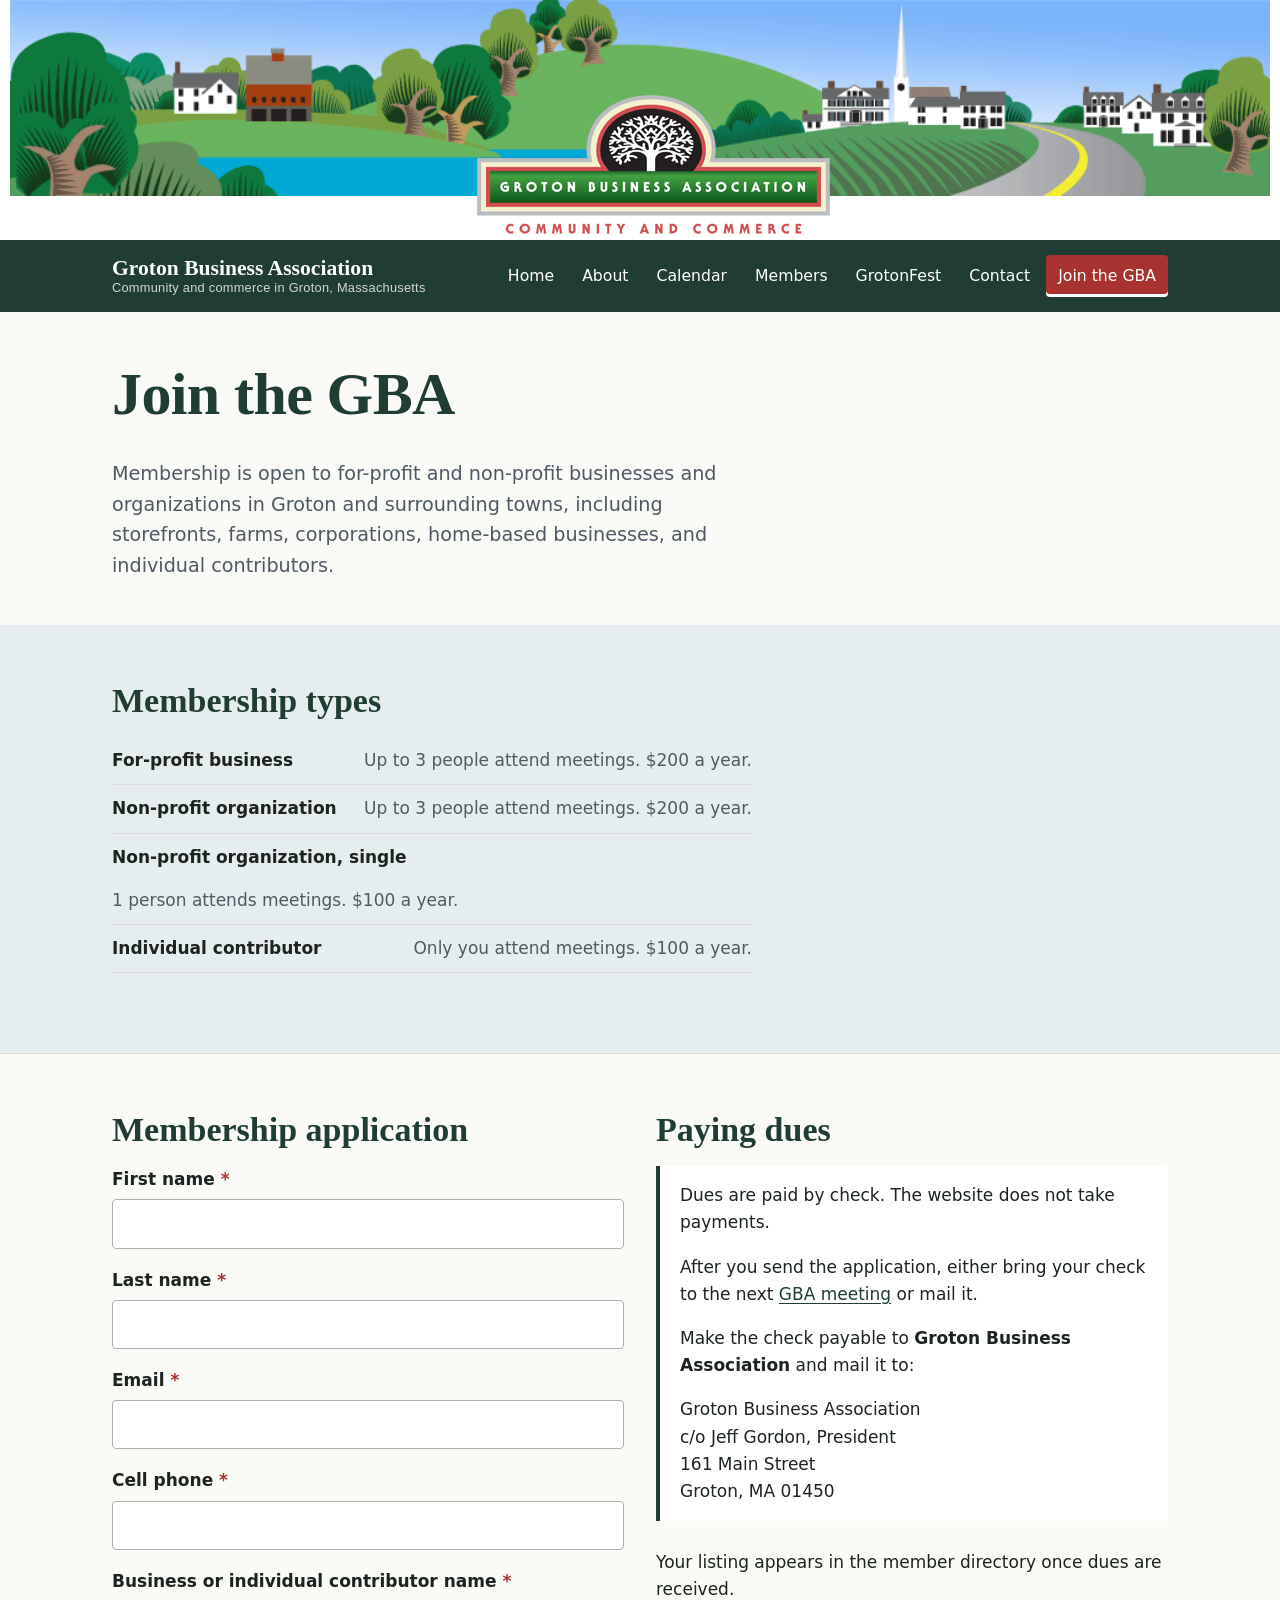
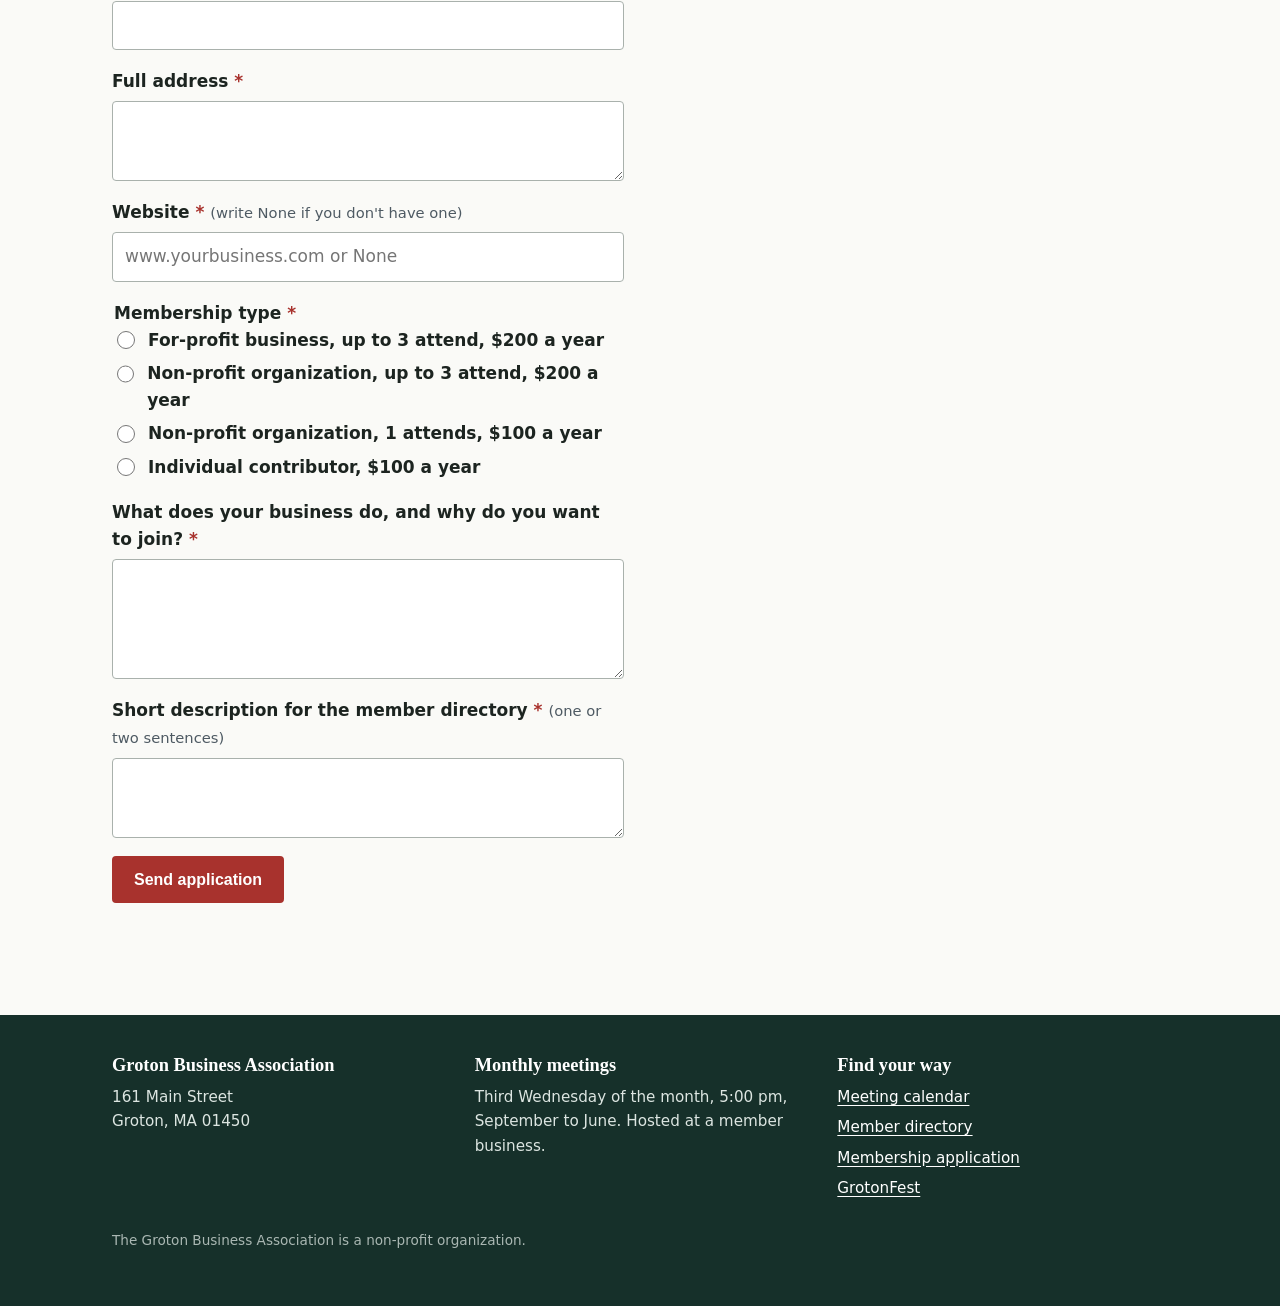
<file: site/join.html>
<!doctype html>
<html lang="en">
<head>
  <meta charset="utf-8">
  <meta http-equiv="Content-Security-Policy" content="default-src 'self'; script-src 'self'; style-src 'self' https://fonts.googleapis.com; font-src https://fonts.gstatic.com; img-src 'self' data:; frame-src https://calendar.google.com; connect-src 'self'; form-action 'self'; base-uri 'self'; object-src 'none'">
  <meta name="viewport" content="width=device-width, initial-scale=1">
  <title>Join the GBA | Groton Business Association</title>
  <meta name="description" content="Apply for Groton Business Association membership. Annual dues are $100 or $200.">
  <meta name="robots" content="noindex, nofollow">
  <link rel="icon" href="assets/favicon.svg" type="image/svg+xml">
  <link rel="stylesheet" href="assets/style.css">
  <script src="assets/site.js" defer></script>
</head>
<body>
  <a class="skip" href="#main">Skip to content</a>
  <a class="banner" href="index.html" aria-label="Groton Business Association home">
    <img src="assets/gba-banner.png" width="1260" height="240" alt="Groton Business Association, Community and Commerce. An illustration of Groton with farms, a church steeple, and a winding road.">
  </a>
  <header class="site-header">
    <div class="wrap">
      <a class="brand" href="index.html">Groton Business Association<small>Community and commerce in Groton, Massachusetts</small></a>
      <button class="nav-toggle" aria-expanded="false" aria-controls="site-nav">Menu</button>
      <nav id="site-nav" class="site-nav" aria-label="Main">
        <ul>
        <li><a href="index.html">Home</a></li>
        <li><a href="about.html">About</a></li>
        <li><a href="calendar.html">Calendar</a></li>
        <li><a href="members.html">Members</a></li>
        <li><a href="https://www.grotonfest.com" rel="noopener">GrotonFest</a></li>
        <li><a href="contact.html">Contact</a></li>
        <li><a href="join.html" class="nav-join" aria-current="page">Join the GBA</a></li>
        </ul>
      </nav>
    </div>
  </header>
  <main id="main">
    <section class="page-head">
      <div class="wrap">
        <h1>Join the GBA</h1>
        <p class="lede">Membership is open to for-profit and non-profit businesses and organizations in Groton and surrounding towns, including storefronts, farms, corporations, home-based businesses, and individual contributors.</p>
      </div>
    </section>

    <section class="section section-tint">
      <div class="wrap">
        <h2>Membership types</h2>
        <ul class="people">
          <li><strong>For-profit business</strong><span>Up to 3 people attend meetings. $200 a year.</span></li>
          <li><strong>Non-profit organization</strong><span>Up to 3 people attend meetings. $200 a year.</span></li>
          <li><strong>Non-profit organization, single</strong><span>1 person attends meetings. $100 a year.</span></li>
          <li><strong>Individual contributor</strong><span>Only you attend meetings. $100 a year.</span></li>
        </ul>
      </div>
    </section>

    <section class="section">
      <div class="wrap cols cols-2">
        <div>
          <h2>Membership application</h2>
          <form class="form" name="membership" method="POST" action="thanks.html" data-netlify="true" netlify-honeypot="company_url">
            <input type="hidden" name="form-name" value="membership">
            <p class="hidden"><label>Leave this empty <input name="company_url"></label></p>
            <div class="field"><label for="m-first">First name <span class="req">*</span></label><input id="m-first" name="first_name" type="text" required autocomplete="given-name"></div>
            <div class="field"><label for="m-last">Last name <span class="req">*</span></label><input id="m-last" name="last_name" type="text" required autocomplete="family-name"></div>
            <div class="field"><label for="m-email">Email <span class="req">*</span></label><input id="m-email" name="email" type="email" required autocomplete="email"></div>
            <div class="field"><label for="m-phone">Cell phone <span class="req">*</span></label><input id="m-phone" name="phone" type="tel" required autocomplete="tel"></div>
            <div class="field"><label for="m-biz">Business or individual contributor name <span class="req">*</span></label><input id="m-biz" name="business_name" type="text" required autocomplete="organization"></div>
            <div class="field"><label for="m-addr">Full address <span class="req">*</span></label><textarea id="m-addr" name="address" required autocomplete="street-address" class="short"></textarea></div>
            <div class="field"><label for="m-web">Website <span class="req">*</span> <span class="hint">(write None if you don't have one)</span></label><input id="m-web" name="website" type="text" required placeholder="www.yourbusiness.com or None" autocomplete="url"></div>
            <fieldset class="field">
              <legend>Membership type <span class="req">*</span></legend>
              <label class="choice"><input type="radio" name="membership_type" value="For-profit business, up to 3 attend, $200" required> For-profit business, up to 3 attend, $200 a year</label>
              <label class="choice"><input type="radio" name="membership_type" value="Non-profit, up to 3 attend, $200"> Non-profit organization, up to 3 attend, $200 a year</label>
              <label class="choice"><input type="radio" name="membership_type" value="Non-profit, 1 attends, $100"> Non-profit organization, 1 attends, $100 a year</label>
              <label class="choice"><input type="radio" name="membership_type" value="Individual contributor, $100"> Individual contributor, $100 a year</label>
            </fieldset>
            <div class="field"><label for="m-about">What does your business do, and why do you want to join? <span class="req">*</span></label><textarea id="m-about" name="about" required></textarea></div>
            <div class="field"><label for="m-listing">Short description for the member directory <span class="req">*</span> <span class="hint">(one or two sentences)</span></label><textarea id="m-listing" name="directory_description" class="short" required></textarea></div>
            <div><button class="btn" type="submit">Send application</button></div>
          </form>
        </div>
        <div>
          <h2>Paying dues</h2>
          <div class="note">
            <p>Dues are paid by check. The website does not take payments.</p>
            <p>After you send the application, either bring your check to the next <a href="calendar.html">GBA meeting</a> or mail it.</p>
            <p>Make the check payable to <strong>Groton Business Association</strong> and mail it to:</p>
            <address>Groton Business Association<br>c/o Jeff Gordon, President<br>161 Main Street<br>Groton, MA 01450</address>
          </div>
          <p class="mt-m">Your listing appears in the member directory once dues are received.</p>
        </div>
      </div>
    </section>

  </main>
  <footer class="site-footer">
    <div class="wrap cols cols-3">
      <div>
        <h2>Groton Business Association</h2>
        <address>161 Main Street<br>Groton, MA 01450</address>
      </div>
      <div>
        <h2>Monthly meetings</h2>
        <p>Third Wednesday of the month, 5:00 pm, September to June. Hosted at a member business.</p>
      </div>
      <div>
        <h2>Find your way</h2>
        <ul>
          <li><a href="calendar.html">Meeting calendar</a></li>
          <li><a href="members.html">Member directory</a></li>
          <li><a href="join.html">Membership application</a></li>
          <li><a href="https://www.grotonfest.com" rel="noopener">GrotonFest</a></li>
        </ul>
      </div>
    </div>
    <div class="wrap"><p class="fine">The Groton Business Association is a non-profit organization.</p></div>
  </footer>

</body>
</html>
</file>
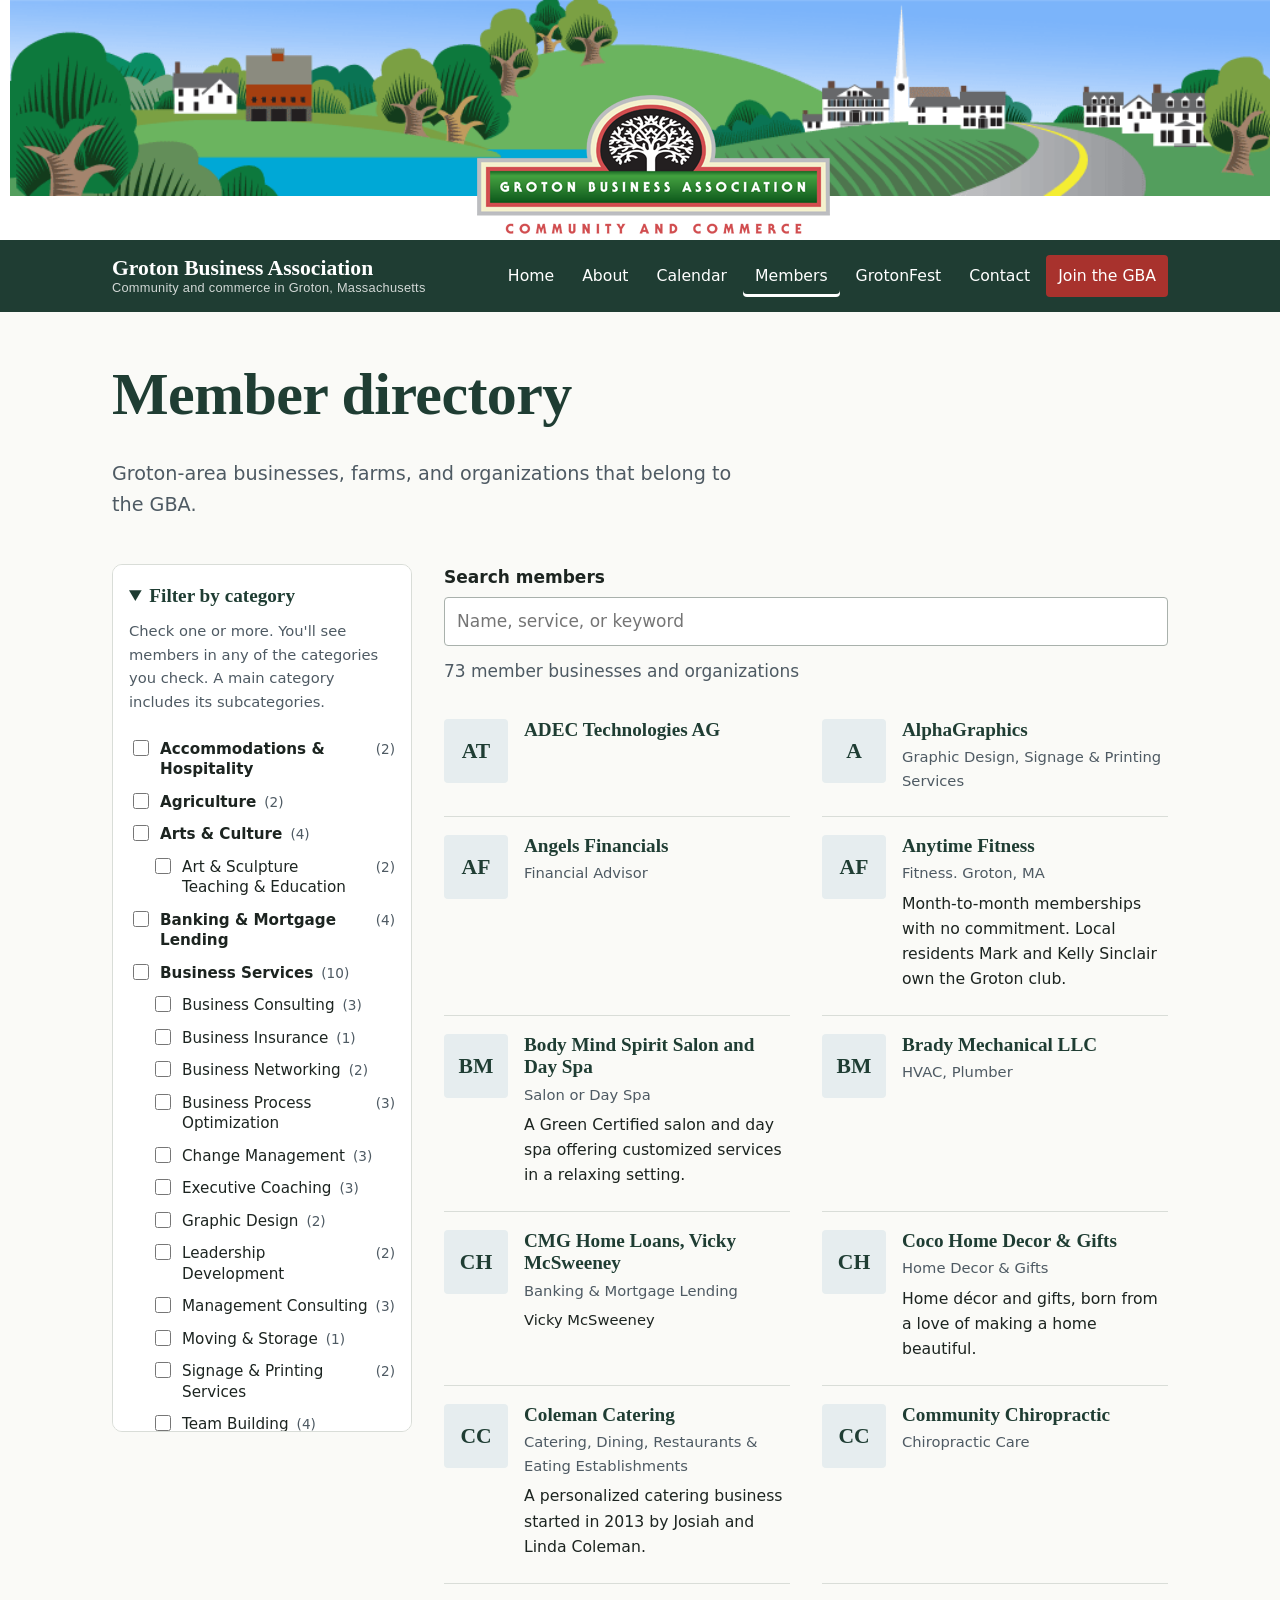
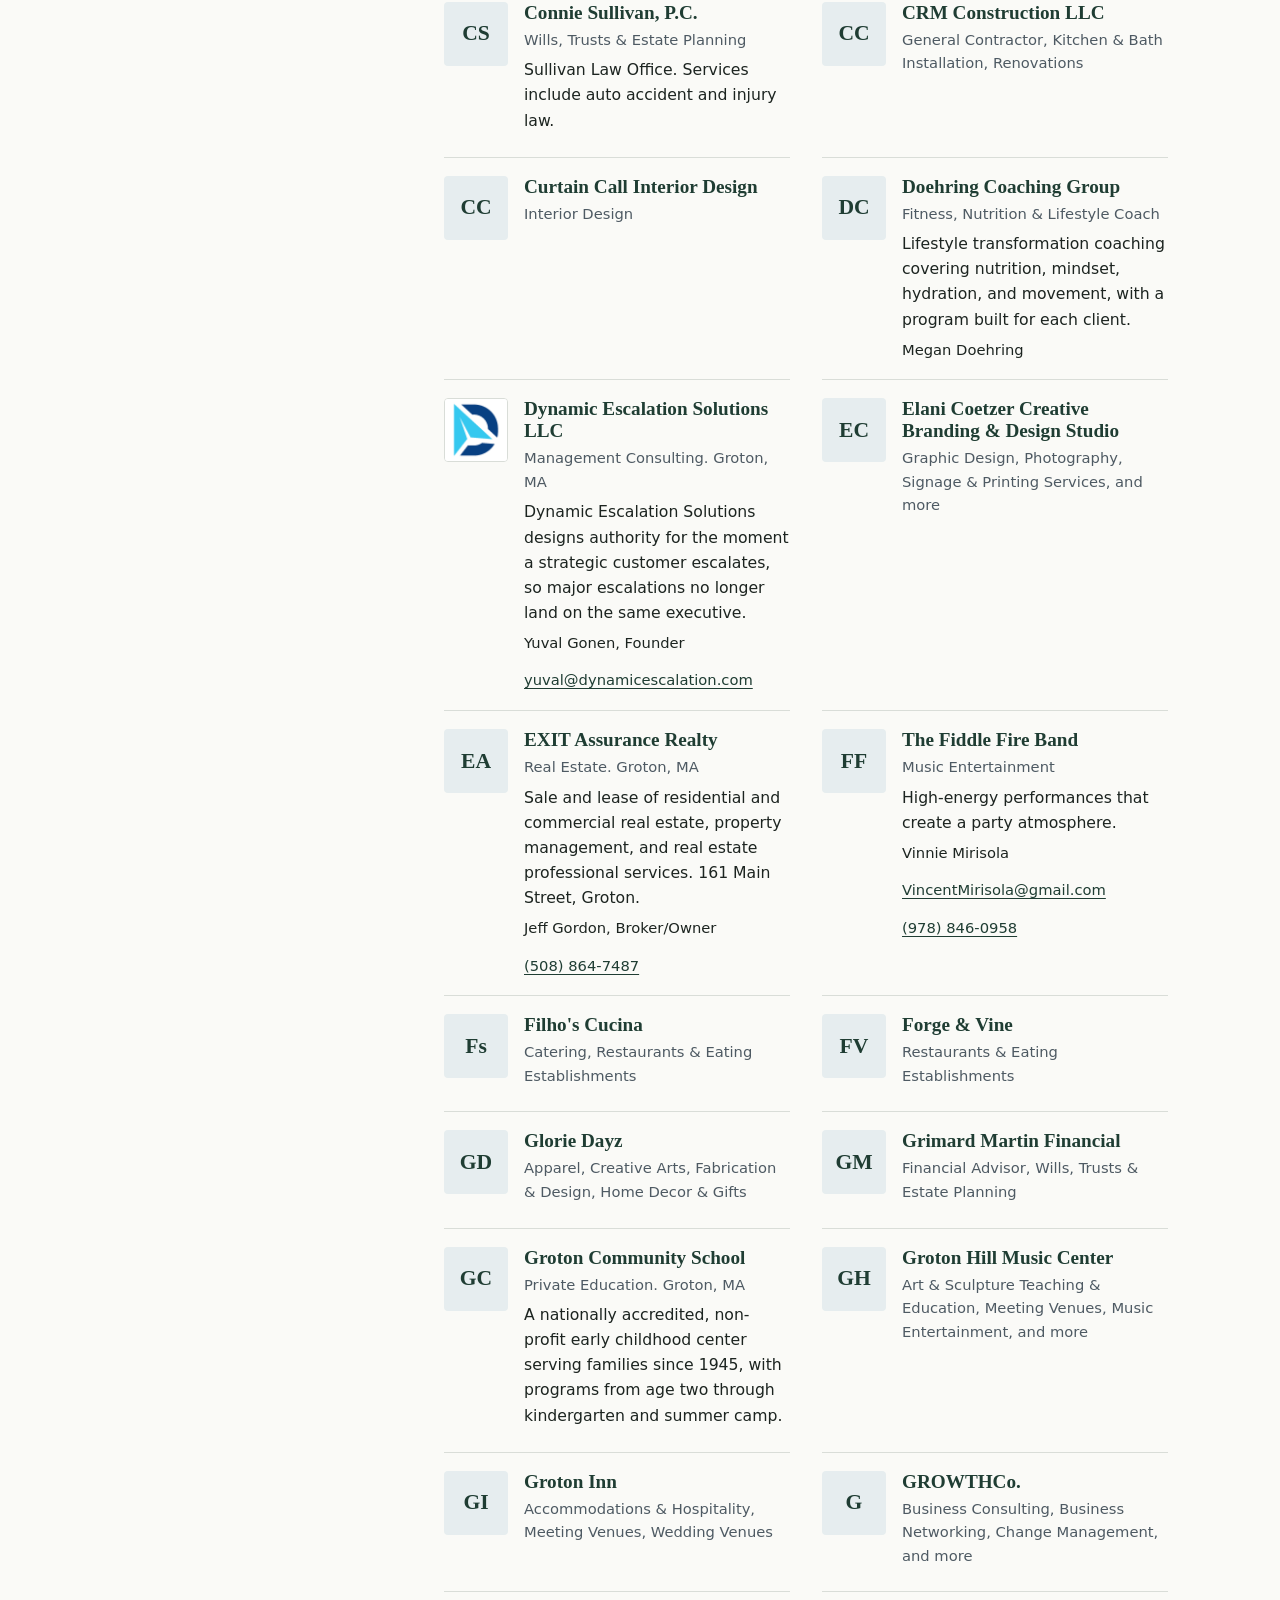
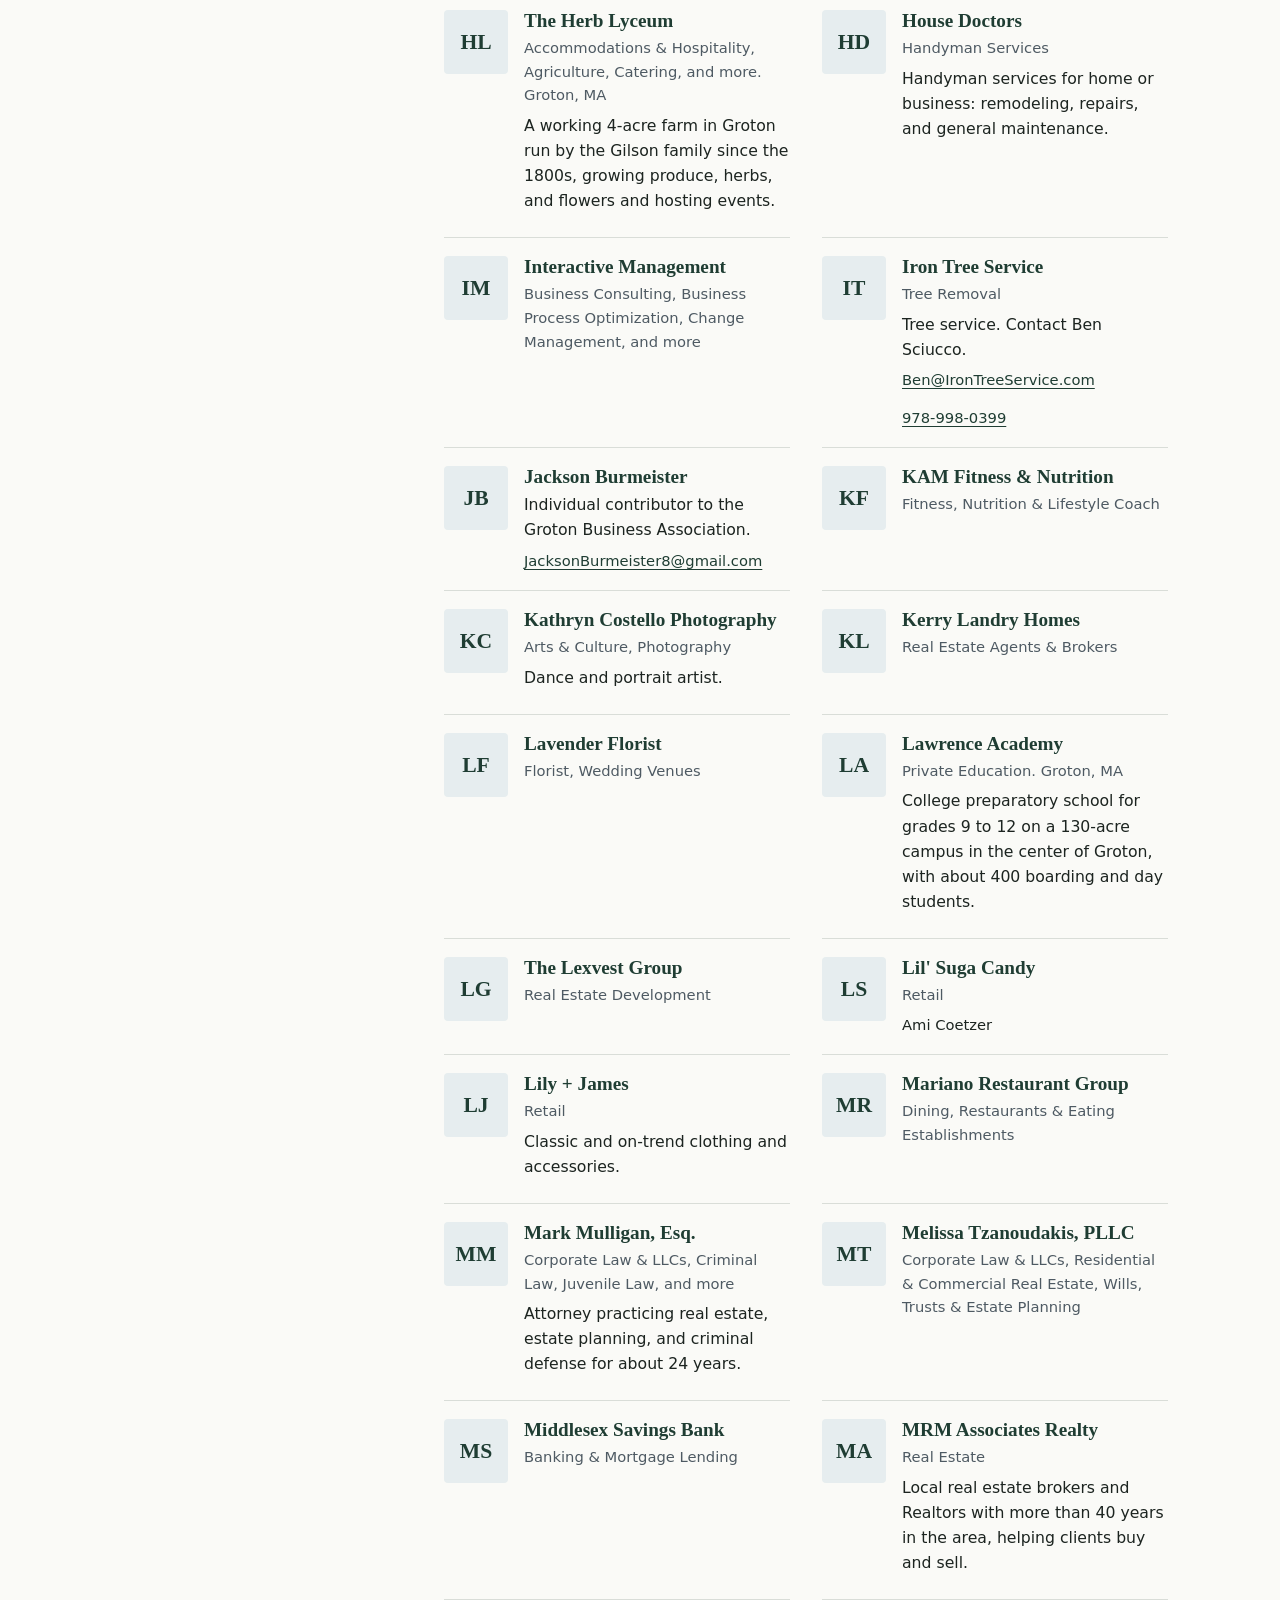
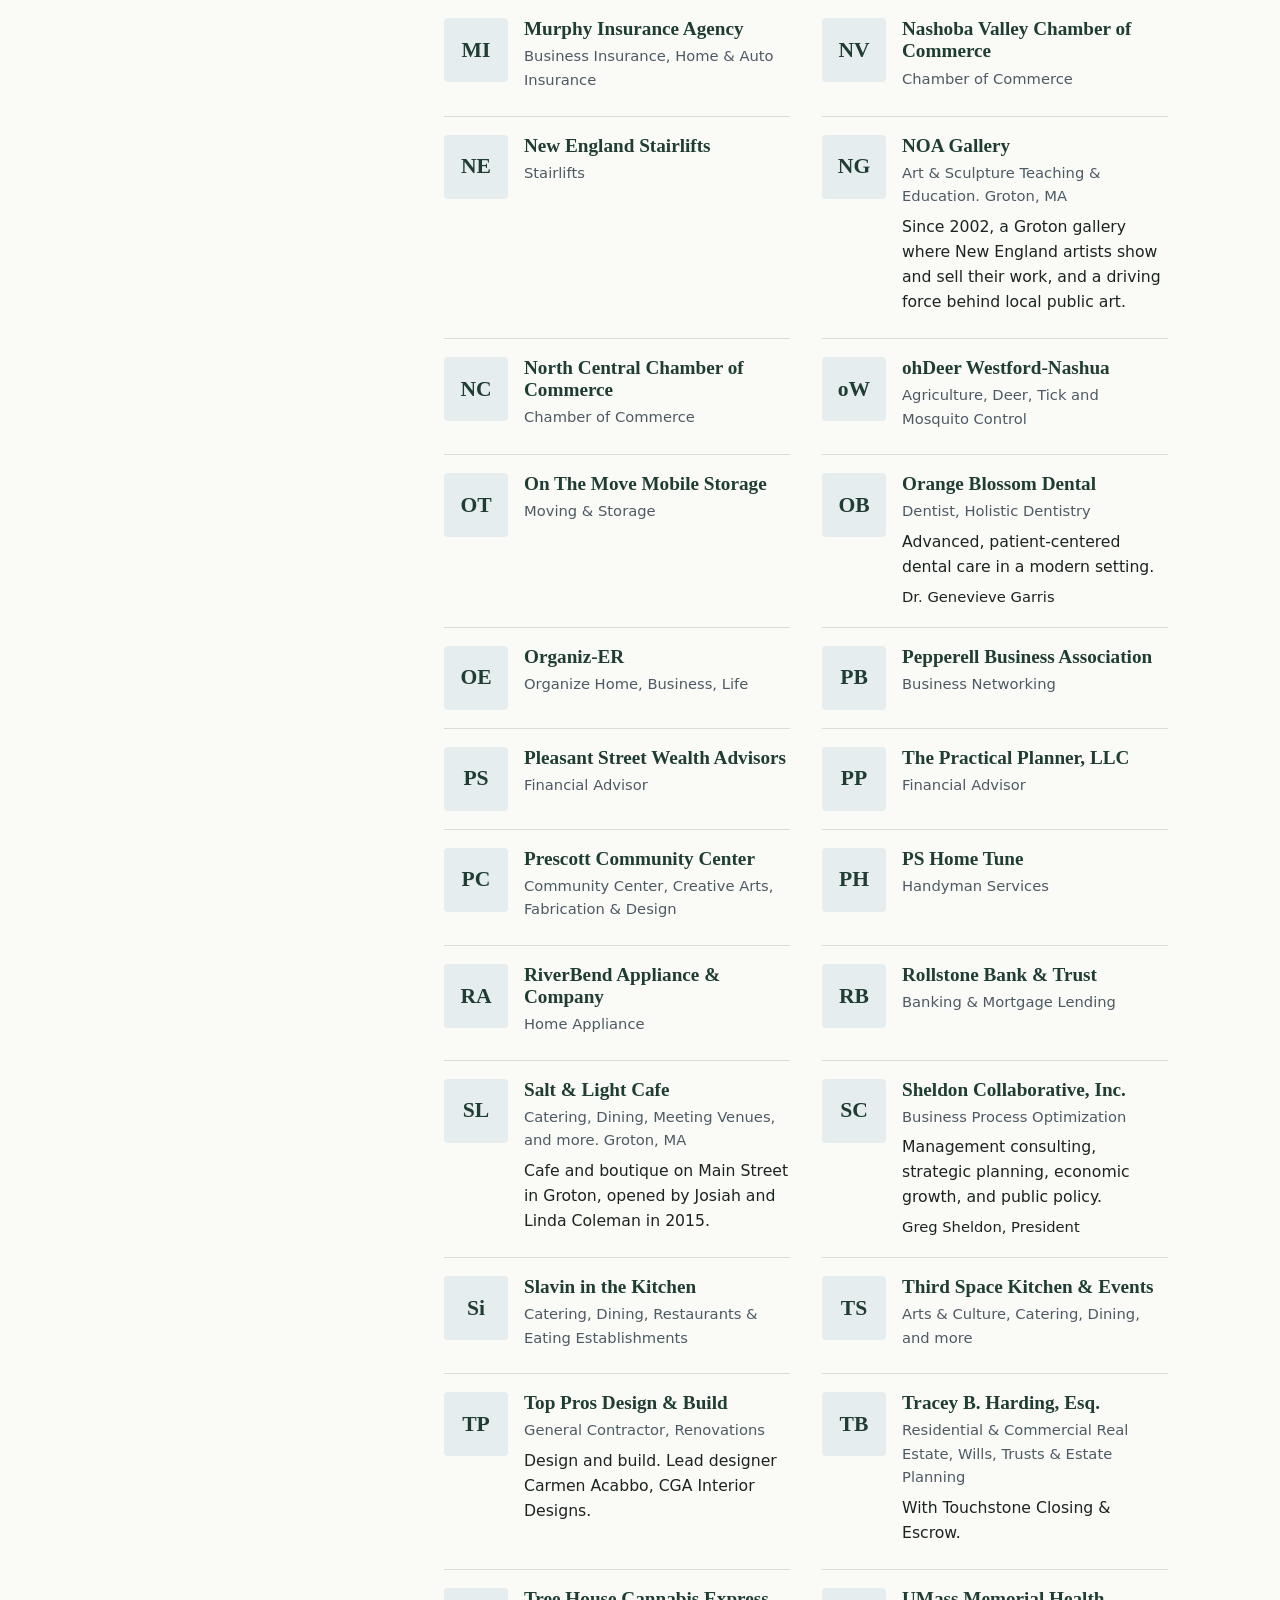
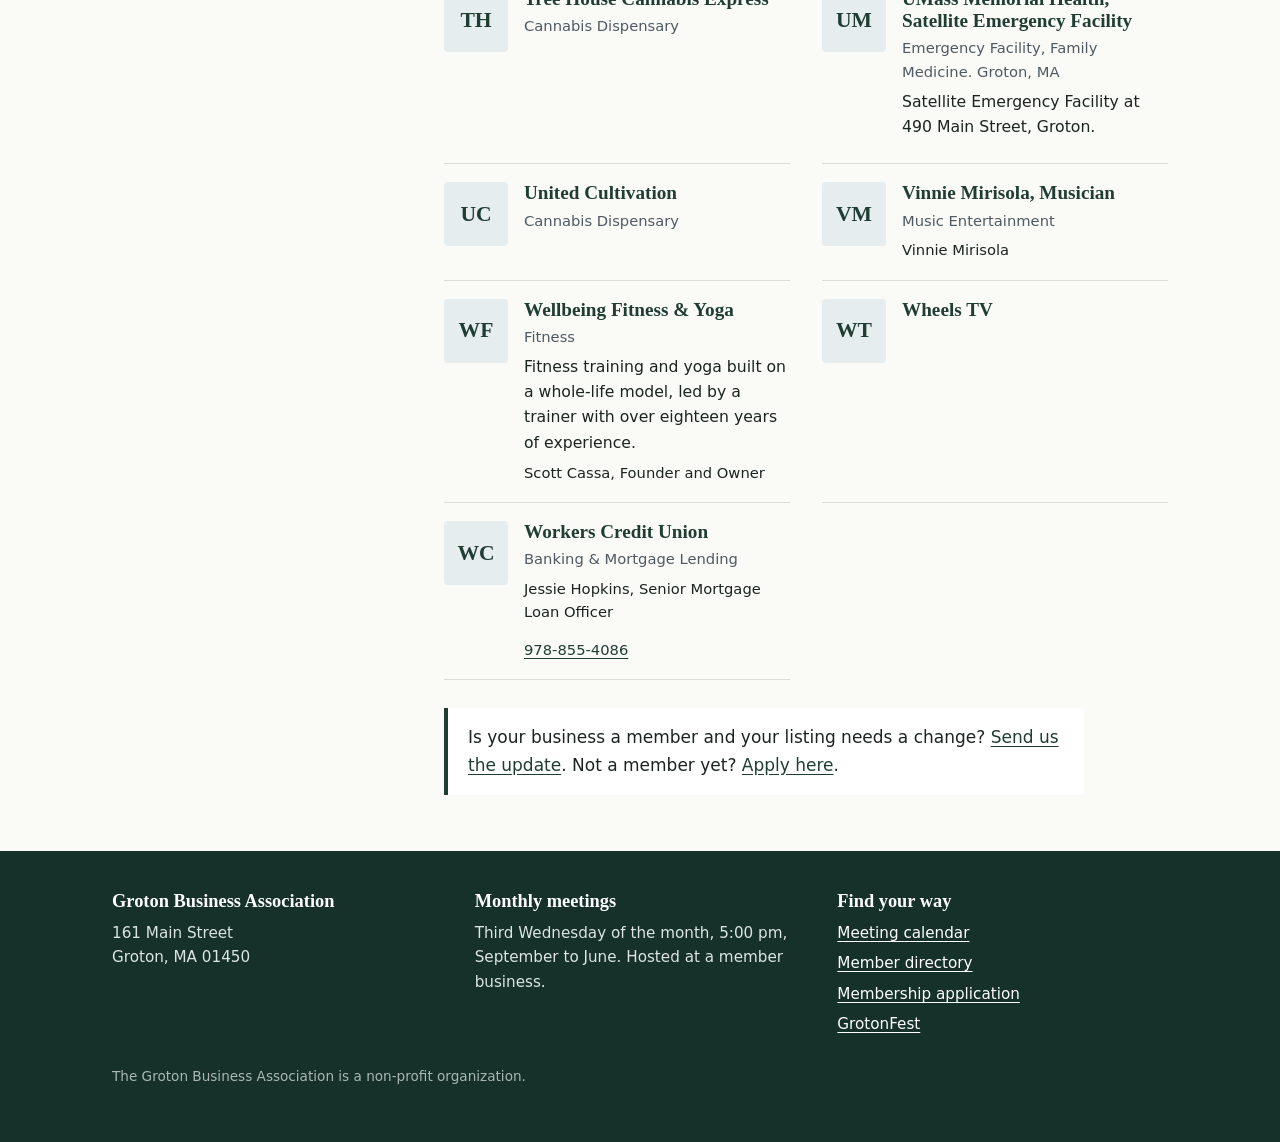
<file: site/members.html>
<!doctype html>
<html lang="en">
<head>
  <meta charset="utf-8">
  <meta http-equiv="Content-Security-Policy" content="default-src 'self'; script-src 'self'; style-src 'self' https://fonts.googleapis.com; font-src https://fonts.gstatic.com; img-src 'self' data:; frame-src https://calendar.google.com; connect-src 'self'; form-action 'self'; base-uri 'self'; object-src 'none'">
  <meta name="viewport" content="width=device-width, initial-scale=1">
  <title>Members | Groton Business Association</title>
  <meta name="description" content="Directory of Groton Business Association member businesses and organizations.">
  <meta name="robots" content="noindex, nofollow">
  <link rel="icon" href="assets/favicon.svg" type="image/svg+xml">
  <link rel="stylesheet" href="assets/style.css">
  <script src="assets/site.js" defer></script>
</head>
<body>
  <a class="skip" href="#main">Skip to content</a>
  <a class="banner" href="index.html" aria-label="Groton Business Association home">
    <img src="assets/gba-banner.png" width="1260" height="240" alt="Groton Business Association, Community and Commerce. An illustration of Groton with farms, a church steeple, and a winding road.">
  </a>
  <header class="site-header">
    <div class="wrap">
      <a class="brand" href="index.html">Groton Business Association<small>Community and commerce in Groton, Massachusetts</small></a>
      <button class="nav-toggle" aria-expanded="false" aria-controls="site-nav">Menu</button>
      <nav id="site-nav" class="site-nav" aria-label="Main">
        <ul>
        <li><a href="index.html">Home</a></li>
        <li><a href="about.html">About</a></li>
        <li><a href="calendar.html">Calendar</a></li>
        <li><a href="members.html" aria-current="page">Members</a></li>
        <li><a href="https://www.grotonfest.com" rel="noopener">GrotonFest</a></li>
        <li><a href="contact.html">Contact</a></li>
        <li><a href="join.html" class="nav-join">Join the GBA</a></li>
        </ul>
      </nav>
    </div>
  </header>
  <main id="main">
    <section class="page-head">
      <div class="wrap">
        <h1>Member directory</h1>
        <p class="lede">Groton-area businesses, farms, and organizations that belong to the GBA.</p>
      </div>
    </section>
    <section class="wrap dir-layout">
      <aside class="dir-filters" aria-labelledby="cat-h">
        <details class="cat-panel" open>
          <summary id="cat-h">Filter by category</summary>
          <p class="hint">Check one or more. You'll see members in any of the categories you check. A main category includes its subcategories.</p>
          <p><button type="button" id="cat-clear" class="link-btn" hidden>Clear all categories</button></p>
          <div id="cat-tree" class="cat-tree"></div>
        </details>
      </aside>
      <div class="dir-results">
        <div class="field">
          <label for="dir-search">Search members</label>
          <input id="dir-search" type="search" placeholder="Name, service, or keyword" autocomplete="off">
        </div>
        <p id="cat-chosen" class="cat-chosen" aria-live="polite"></p>
        <p id="dir-count" class="dir-count" aria-live="polite">Loading members</p>
        <ul id="dir-list" class="dir-list"></ul>
        <div class="note mt-m">
          <p>Is your business a member and your listing needs a change? <a href="contact.html">Send us the update</a>. Not a member yet? <a href="join.html">Apply here</a>.</p>
        </div>
      </div>
    </section>

  </main>
  <footer class="site-footer">
    <div class="wrap cols cols-3">
      <div>
        <h2>Groton Business Association</h2>
        <address>161 Main Street<br>Groton, MA 01450</address>
      </div>
      <div>
        <h2>Monthly meetings</h2>
        <p>Third Wednesday of the month, 5:00 pm, September to June. Hosted at a member business.</p>
      </div>
      <div>
        <h2>Find your way</h2>
        <ul>
          <li><a href="calendar.html">Meeting calendar</a></li>
          <li><a href="members.html">Member directory</a></li>
          <li><a href="join.html">Membership application</a></li>
          <li><a href="https://www.grotonfest.com" rel="noopener">GrotonFest</a></li>
        </ul>
      </div>
    </div>
    <div class="wrap"><p class="fine">The Groton Business Association is a non-profit organization.</p></div>
  </footer>
  <script src="data/members-data.js" defer></script>
  <script src="assets/members.js" defer></script>
</body>
</html>
</file>
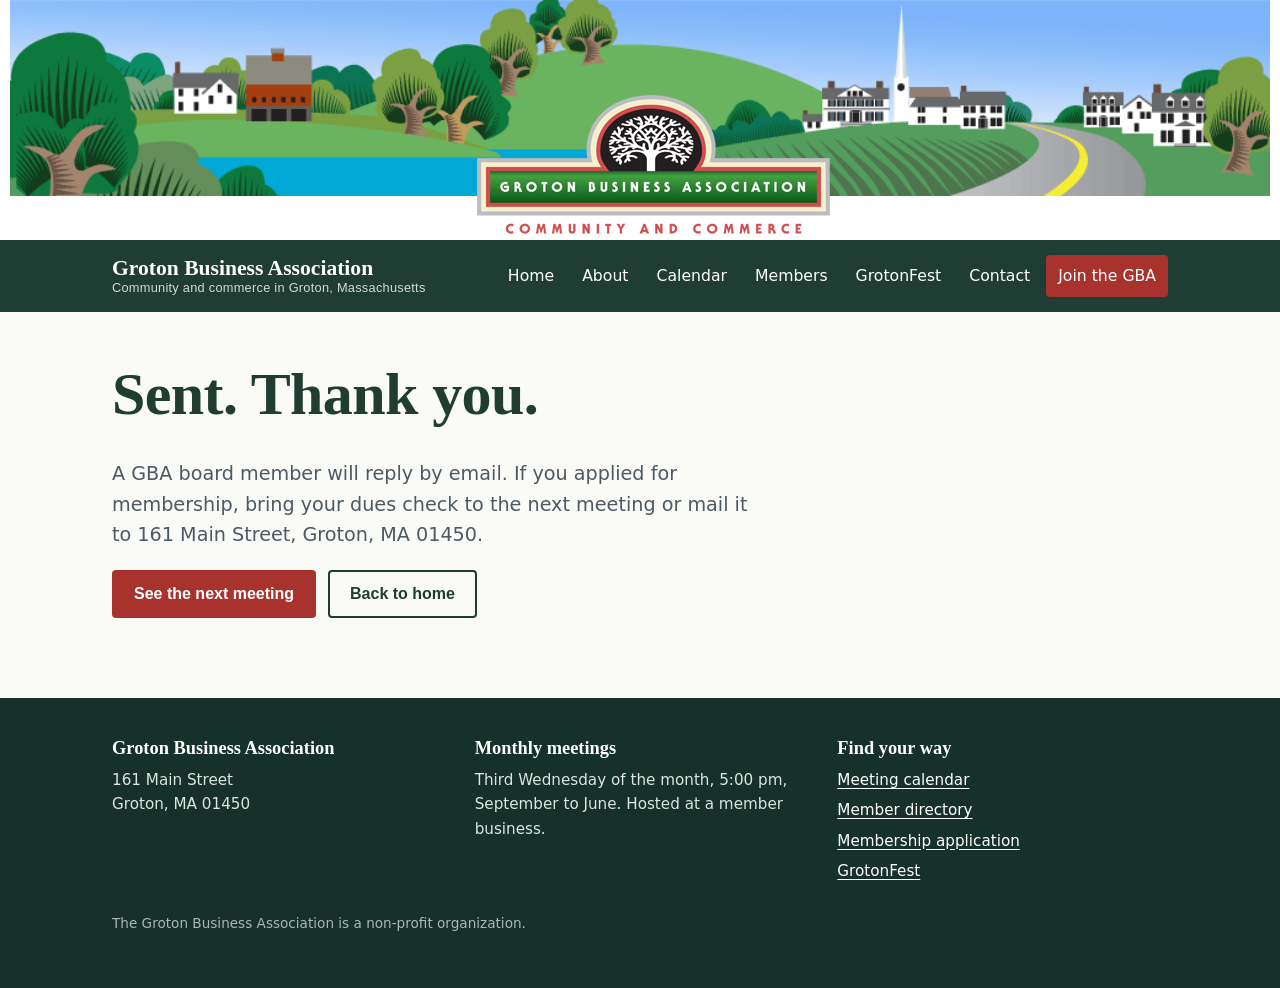
<file: site/thanks.html>
<!doctype html>
<html lang="en">
<head>
  <meta charset="utf-8">
  <meta http-equiv="Content-Security-Policy" content="default-src 'self'; script-src 'self'; style-src 'self' https://fonts.googleapis.com; font-src https://fonts.gstatic.com; img-src 'self' data:; frame-src https://calendar.google.com; connect-src 'self'; form-action 'self'; base-uri 'self'; object-src 'none'">
  <meta name="viewport" content="width=device-width, initial-scale=1">
  <title>Message sent | Groton Business Association</title>
  <meta name="description" content="Thank you for contacting the Groton Business Association.">
  <meta name="robots" content="noindex, nofollow">
  <link rel="icon" href="assets/favicon.svg" type="image/svg+xml">
  <link rel="stylesheet" href="assets/style.css">
  <script src="assets/site.js" defer></script>
</head>
<body>
  <a class="skip" href="#main">Skip to content</a>
  <a class="banner" href="index.html" aria-label="Groton Business Association home">
    <img src="assets/gba-banner.png" width="1260" height="240" alt="Groton Business Association, Community and Commerce. An illustration of Groton with farms, a church steeple, and a winding road.">
  </a>
  <header class="site-header">
    <div class="wrap">
      <a class="brand" href="index.html">Groton Business Association<small>Community and commerce in Groton, Massachusetts</small></a>
      <button class="nav-toggle" aria-expanded="false" aria-controls="site-nav">Menu</button>
      <nav id="site-nav" class="site-nav" aria-label="Main">
        <ul>
        <li><a href="index.html">Home</a></li>
        <li><a href="about.html">About</a></li>
        <li><a href="calendar.html">Calendar</a></li>
        <li><a href="members.html">Members</a></li>
        <li><a href="https://www.grotonfest.com" rel="noopener">GrotonFest</a></li>
        <li><a href="contact.html">Contact</a></li>
        <li><a href="join.html" class="nav-join">Join the GBA</a></li>
        </ul>
      </nav>
    </div>
  </header>
  <main id="main">
    <section class="page-head">
      <div class="wrap">
        <h1>Sent. Thank you.</h1>
        <p class="lede">A GBA board member will reply by email. If you applied for membership, bring your dues check to the next meeting or mail it to 161 Main Street, Groton, MA 01450.</p>
        <div class="actions"><a class="btn" href="calendar.html">See the next meeting</a><a class="btn btn-quiet" href="index.html">Back to home</a></div>
      </div>
    </section>

  </main>
  <footer class="site-footer">
    <div class="wrap cols cols-3">
      <div>
        <h2>Groton Business Association</h2>
        <address>161 Main Street<br>Groton, MA 01450</address>
      </div>
      <div>
        <h2>Monthly meetings</h2>
        <p>Third Wednesday of the month, 5:00 pm, September to June. Hosted at a member business.</p>
      </div>
      <div>
        <h2>Find your way</h2>
        <ul>
          <li><a href="calendar.html">Meeting calendar</a></li>
          <li><a href="members.html">Member directory</a></li>
          <li><a href="join.html">Membership application</a></li>
          <li><a href="https://www.grotonfest.com" rel="noopener">GrotonFest</a></li>
        </ul>
      </div>
    </div>
    <div class="wrap"><p class="fine">The Groton Business Association is a non-profit organization.</p></div>
  </footer>

</body>
</html>
</file>
<file: site/assets/style.css>
/* Groton Business Association */
@import url('https://fonts.googleapis.com/css2?family=Public+Sans:wght@400;500;600&family=Zilla+Slab:wght@500;600;700&display=swap');

:root {
  --pine: #1F3D33;
  --pine-deep: #16302A;
  --paper: #FAFAF7;
  --white: #FFFFFF;
  --ink: #1C2420;
  --granite: #4E5A63;
  --line: #D9DDD8;
  --sky: #E6EDEF;
  --orchard: #A8322D;
  --orchard-dark: #8C2722;
  --focus: #2F6FB0;
  --radius-s: 4px;
  --radius-m: 10px;
  --wrap: 1120px;
  --text: 40rem;
}

* { box-sizing: border-box; }
html { -webkit-text-size-adjust: 100%; }
body {
  margin: 0;
  background: var(--paper);
  color: var(--ink);
  font: 400 1.0625rem/1.6 "Public Sans", system-ui, sans-serif;
}
img { max-width: 100%; height: auto; display: block; }
a { color: var(--pine); text-underline-offset: 3px; }
a:hover { color: var(--orchard); }
:focus-visible { outline: 3px solid var(--focus); outline-offset: 2px; border-radius: 2px; }

h1, h2, h3 {
  font-family: "Zilla Slab", Georgia, serif;
  color: var(--pine);
  line-height: 1.15;
  margin: 0 0 .5em;
}
h1 { font-size: clamp(2.25rem, 5vw, 3.75rem); font-weight: 700; letter-spacing: -.01em; }
h2 { font-size: clamp(1.625rem, 3vw, 2.125rem); font-weight: 600; }
h3 { font-size: 1.3rem; font-weight: 600; }
p { margin: 0 0 1em; max-width: var(--text); }
.lede { font-size: 1.2rem; color: var(--granite); }

.wrap { max-width: var(--wrap); margin: 0 auto; padding: 0 16px; }
@media (min-width: 720px) { .wrap { padding: 0 32px; } }

.skip { position: absolute; left: -999px; top: 0; background: var(--white); padding: 8px 12px; z-index: 10; }
.skip:focus { left: 8px; top: 8px; }

/* Header */
.site-header { background: var(--pine); color: var(--white); }
.site-header .wrap { display: flex; align-items: center; justify-content: space-between; gap: 16px; min-height: 72px; flex-wrap: wrap; }
.brand { color: var(--white); text-decoration: none; font-family: "Zilla Slab", Georgia, serif; font-weight: 700; font-size: 1.35rem; line-height: 1.1; }
.brand small { display: block; font-family: "Public Sans", sans-serif; font-weight: 400; font-size: .8rem; opacity: .8; letter-spacing: .02em; }
.brand:hover { color: var(--white); }
.nav-toggle { display: none; background: none; border: 1px solid rgba(255,255,255,.5); color: var(--white); border-radius: var(--radius-s); padding: 6px 12px; font: inherit; cursor: pointer; }
.site-nav ul { list-style: none; display: flex; gap: 4px; margin: 0; padding: 0; flex-wrap: wrap; }
.site-nav a { display: block; color: var(--white); text-decoration: none; padding: 8px 12px; border-radius: var(--radius-s); font-weight: 500; font-size: .98rem; }
.site-nav a:hover { background: var(--pine-deep); color: var(--white); }
.site-nav a[aria-current="page"] { box-shadow: inset 0 -3px 0 var(--white); }
.site-nav .nav-join { background: var(--orchard); }
.site-nav .nav-join:hover { background: var(--orchard-dark); }
@media (max-width: 820px) {
  .nav-toggle { display: block; }
  .site-nav { display: none; width: 100%; padding-bottom: 12px; }
  .site-nav.open { display: block; }
  .site-nav ul { flex-direction: column; }
}

/* Sections */
main { display: block; }
.section { padding: 56px 0; }
.section + .section { border-top: 1px solid var(--line); }
.section-tint { background: var(--sky); }
.page-head { padding: 48px 0 24px; }
.page-head p { color: var(--granite); }

/* Home hero */
.hero { padding: 64px 0 56px; }
.hero-grid { display: grid; gap: 40px; align-items: end; }
@media (min-width: 900px) { .hero-grid { grid-template-columns: 1.4fr 1fr; } }
.hero h1 { max-width: 14ch; }
.table-card {
  background: var(--white);
  border: 1px solid var(--line);
  border-top: 6px solid var(--orchard);
  border-radius: var(--radius-m);
  padding: 24px;
}
.table-card h2 { font-size: 1.4rem; margin-bottom: .75em; }
.table-card dl { margin: 0 0 16px; display: grid; grid-template-columns: auto 1fr; gap: 6px 16px; }
.table-card dt { color: var(--granite); }
.table-card dd { margin: 0; font-weight: 600; }

/* Buttons */
.btn {
  display: inline-block; text-decoration: none; font-weight: 600;
  padding: 12px 20px; border-radius: var(--radius-s); border: 2px solid var(--orchard);
  background: var(--orchard); color: var(--white); font: 600 1rem/1.2 "Public Sans", sans-serif; cursor: pointer;
}
.btn:hover { background: var(--orchard-dark); border-color: var(--orchard-dark); color: var(--white); }
.btn-quiet { background: transparent; color: var(--pine); border-color: var(--pine); }
.btn-quiet:hover { background: var(--pine); color: var(--white); border-color: var(--pine); }
.actions { display: flex; gap: 12px; flex-wrap: wrap; margin-top: 8px; }

/* Columns and lists */
.cols { display: grid; gap: 32px; }
@media (min-width: 760px) { .cols-2 { grid-template-columns: 1fr 1fr; } .cols-3 { grid-template-columns: repeat(3, 1fr); } }
.plain-list { padding-left: 1.2em; max-width: var(--text); }
.plain-list li { margin-bottom: .4em; }
.festivals { list-style: none; padding: 0; margin: 0; display: grid; gap: 12px; }
@media (min-width: 640px) { .festivals { grid-template-columns: repeat(4, 1fr); } }
.festivals a { display: block; padding: 16px; border: 1px solid var(--line); border-radius: var(--radius-s); background: var(--white); text-decoration: none; font-family: "Zilla Slab", Georgia, serif; font-weight: 600; font-size: 1.15rem; }
.festivals a:hover { border-color: var(--pine); }
.festivals span { display: block; font-family: "Public Sans", sans-serif; font-weight: 400; font-size: .9rem; color: var(--granite); }

.people { list-style: none; padding: 0; margin: 0 0 24px; }
.people li { padding: 10px 0; border-bottom: 1px solid var(--line); display: flex; justify-content: space-between; gap: 16px; flex-wrap: wrap; max-width: var(--text); }
.people strong { font-weight: 600; }
.people span { color: var(--granite); text-align: right; }

/* Calendar */
.cal-frame { width: 100%; height: 720px; border: 1px solid var(--line); border-radius: var(--radius-m); background: var(--white); }
@media (max-width: 640px) { .cal-frame { height: 600px; } }

/* Directory */
.dir-tools { display: grid; gap: 12px; margin-bottom: 24px; }
@media (min-width: 720px) { .dir-tools { grid-template-columns: 2fr 1fr; } }
.dir-count { color: var(--granite); margin: 0 0 16px; }
.dir-list { list-style: none; margin: 0; padding: 0; display: grid; gap: 0; }
@media (min-width: 760px) { .dir-list { grid-template-columns: 1fr 1fr; column-gap: 40px; } }
.member { padding: 18px 0; border-bottom: 1px solid var(--line); }
.member h3 { margin: 0 0 4px; font-size: 1.2rem; }
.member h3 a { text-decoration: none; }
.member h3 a:hover { text-decoration: underline; }
.member .cat { color: var(--granite); font-size: .92rem; margin: 0 0 6px; }
.member .desc { font-size: .98rem; margin: 0 0 6px; }
.member .contact { font-size: .92rem; margin: 0; display: flex; gap: 14px; flex-wrap: wrap; }
.dir-empty { padding: 24px; background: var(--white); border: 1px dashed var(--line); border-radius: var(--radius-m); }

/* Forms */
.form { max-width: 40rem; display: grid; gap: 18px; }
.field { display: grid; gap: 6px; }
.field label, .field legend { font-weight: 600; }
.field .hint { color: var(--granite); font-size: .92rem; font-weight: 400; }
.req { color: var(--orchard); }
input[type=text], input[type=email], input[type=tel], input[type=url], input[type=search], select, textarea {
  width: 100%; font: inherit; color: var(--ink); background: var(--white);
  border: 1px solid #A9B1AC; border-radius: var(--radius-s); padding: 10px 12px;
}
textarea { min-height: 120px; resize: vertical; }
fieldset { border: 0; padding: 0; margin: 0; display: grid; gap: 8px; }
.choice { display: flex; gap: 10px; align-items: flex-start; font-weight: 400; }
.choice input { margin-top: .35em; width: 18px; height: 18px; accent-color: var(--pine); }
.hidden { position: absolute; left: -9999px; }
.note { background: var(--white); border-left: 4px solid var(--pine); padding: 16px 20px; border-radius: 0 var(--radius-s) var(--radius-s) 0; max-width: 40rem; }
.note p:last-child { margin-bottom: 0; }
address { font-style: normal; }

/* Footer */
.site-footer { background: var(--pine-deep); color: #DCE5E1; padding: 40px 0; margin-top: 56px; font-size: .95rem; }
.site-footer a { color: var(--white); }
.site-footer h2 { color: var(--white); font-size: 1.15rem; }
.site-footer ul { list-style: none; padding: 0; margin: 0; }
.site-footer li { margin-bottom: 6px; }
.site-footer .fine { margin-top: 24px; opacity: .75; font-size: .85rem; }

@media (prefers-reduced-motion: reduce) { * { scroll-behavior: auto !important; transition: none !important; } }
.mt-s { margin-top: 12px; }
.mt-m { margin-top: 28px; }
textarea.short { min-height: 80px; }
.hint { color: var(--granite); font-size: .92rem; }
/* Home banner: the GBA's illustrated logo art */
.banner { display: block; background: #FFFFFF; }
.banner img { width: 100%; max-width: 1260px; margin: 0 auto; }
/* Member logos */
.member { display: grid; grid-template-columns: 64px 1fr; gap: 16px; align-items: start; }
.member-logo { width: 64px; height: 64px; border-radius: var(--radius-s); object-fit: contain; background: var(--white); border: 1px solid var(--line); }
.member-initials { display: flex; align-items: center; justify-content: center; background: var(--sky); color: var(--pine); font-family: "Zilla Slab", Georgia, serif; font-weight: 700; font-size: 1.35rem; border-color: transparent; }
.member-body { min-width: 0; }
input[type=file] { font: inherit; }
/* Calendar list, modeled on the old GBA calendar page */
.cal-list { max-width: 44rem; }
.cal-day { margin: 0 0 28px; }
.cal-date { display: inline-block; margin: 0; padding: 6px 12px; background: var(--pine); color: var(--white); font-size: 1.05rem; font-weight: 600; border-radius: var(--radius-s) var(--radius-s) 0 0; }
.cal-day > .cal-date { box-shadow: none; }
.cal-day { border-top: 0; }
.cal-day .cal-event:first-of-type { border-top: 2px solid var(--pine); }
.cal-event { padding: 14px 14px 16px; border-bottom: 1px solid var(--line); }
.cal-title { font-size: 1.15rem; margin: 0 0 6px; }
.cal-when { margin: 0; font-weight: 500; }
.cal-where { margin: 2px 0 0; color: var(--granite); }
.cal-desc { margin: 8px 0 0; font-size: .97rem; }
/* Directory with category filter */
.dir-layout { display: grid; gap: 32px; align-items: start; }
@media (min-width: 900px) { .dir-layout { grid-template-columns: 300px 1fr; } .dir-results .dir-list { grid-template-columns: 1fr; } }
@media (min-width: 1100px) { .dir-results .dir-list { grid-template-columns: 1fr 1fr; column-gap: 32px; } }
.dir-filters { background: var(--white); border: 1px solid var(--line); border-radius: var(--radius-m); padding: 16px; }
@media (min-width: 900px) { .dir-filters { position: sticky; top: 16px; max-height: calc(100vh - 32px); overflow-y: auto; } }
.cat-panel summary { font-family: "Zilla Slab", Georgia, serif; font-weight: 600; font-size: 1.2rem; color: var(--pine); cursor: pointer; }
.cat-panel .hint { margin: 8px 0; }
.cat-list, .cat-sub { list-style: none; margin: 0; padding: 0; }
.cat-sub { padding-left: 22px; }
.cat-item label { display: flex; gap: 8px; align-items: baseline; padding: 4px 0; cursor: pointer; font-size: .95rem; line-height: 1.35; }
.cat-item.depth-0 > label { font-weight: 600; }
.cat-item input { width: 16px; height: 16px; accent-color: var(--pine); flex: none; transform: translateY(2px); }
.cat-n { color: var(--granite); font-weight: 400; font-size: .85rem; }
.cat-chosen { color: var(--pine); font-weight: 500; margin: 12px 0 0; }
.link-btn { background: none; border: 0; padding: 0; color: var(--orchard); font: inherit; font-weight: 600; text-decoration: underline; cursor: pointer; }
/* Home: old-site content with member links */
.home-grid { display: grid; gap: 40px; padding-top: 16px; padding-bottom: 24px; }
@media (min-width: 960px) { .home-grid { grid-template-columns: 1fr 300px; } }
.home-block { padding: 28px 0; border-top: 1px solid var(--line); }
.home-block:first-child { border-top: 0; padding-top: 8px; }
.home-block .festivals { margin-top: 16px; }
@media (min-width: 640px) { .home-block .festivals { grid-template-columns: repeat(2, 1fr); } }
.benefits { padding-left: 1.2em; max-width: var(--text); }
.benefits li { margin-bottom: .7em; }
.home-side { background: var(--white); border: 1px solid var(--line); border-top: 6px solid var(--pine); border-radius: var(--radius-m); padding: 20px; align-self: start; }
.home-side h2 { font-size: 1.35rem; }
.member-links { list-style: none; margin: 0; padding: 0; font-size: .95rem; }
.member-links li { padding: 6px 0; border-bottom: 1px solid var(--line); }
.member-links li:last-child { border-bottom: 0; }
.member-links a { text-decoration: none; }
.member-links a:hover { text-decoration: underline; }
</file>
